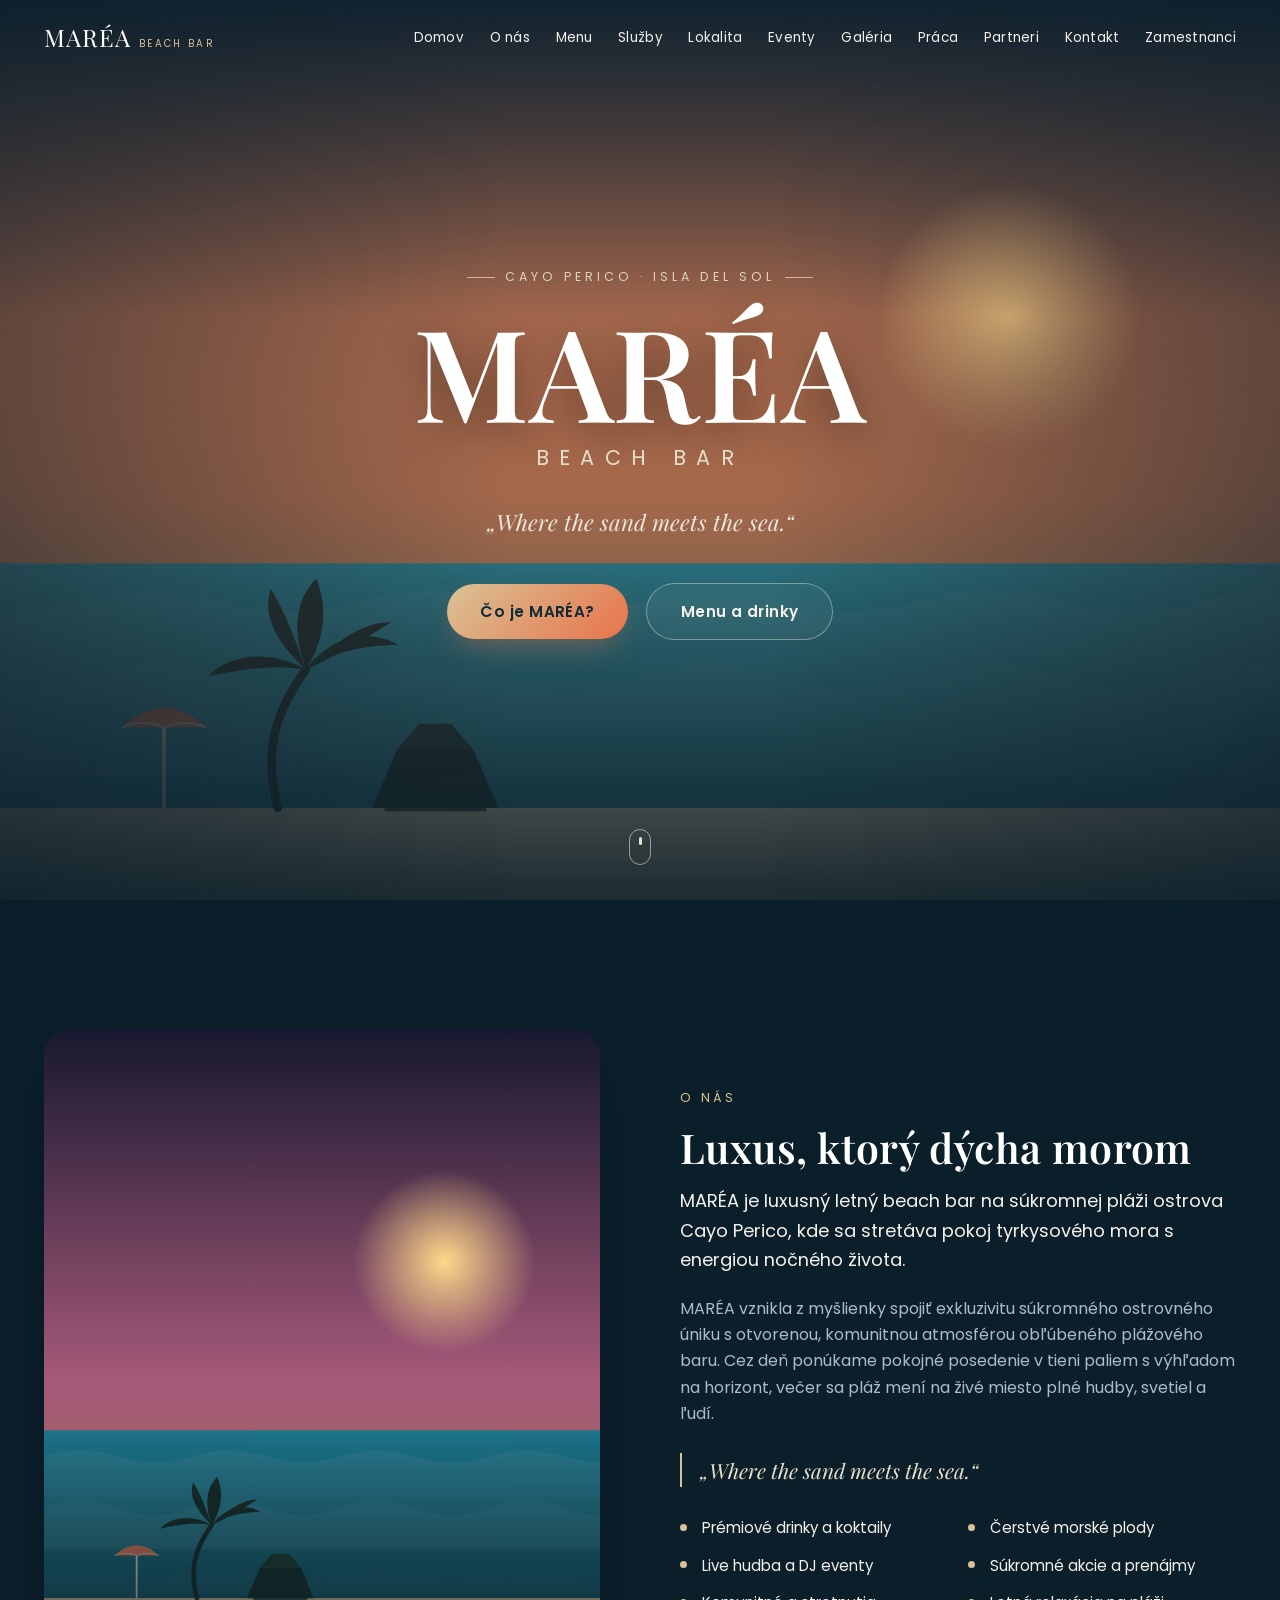
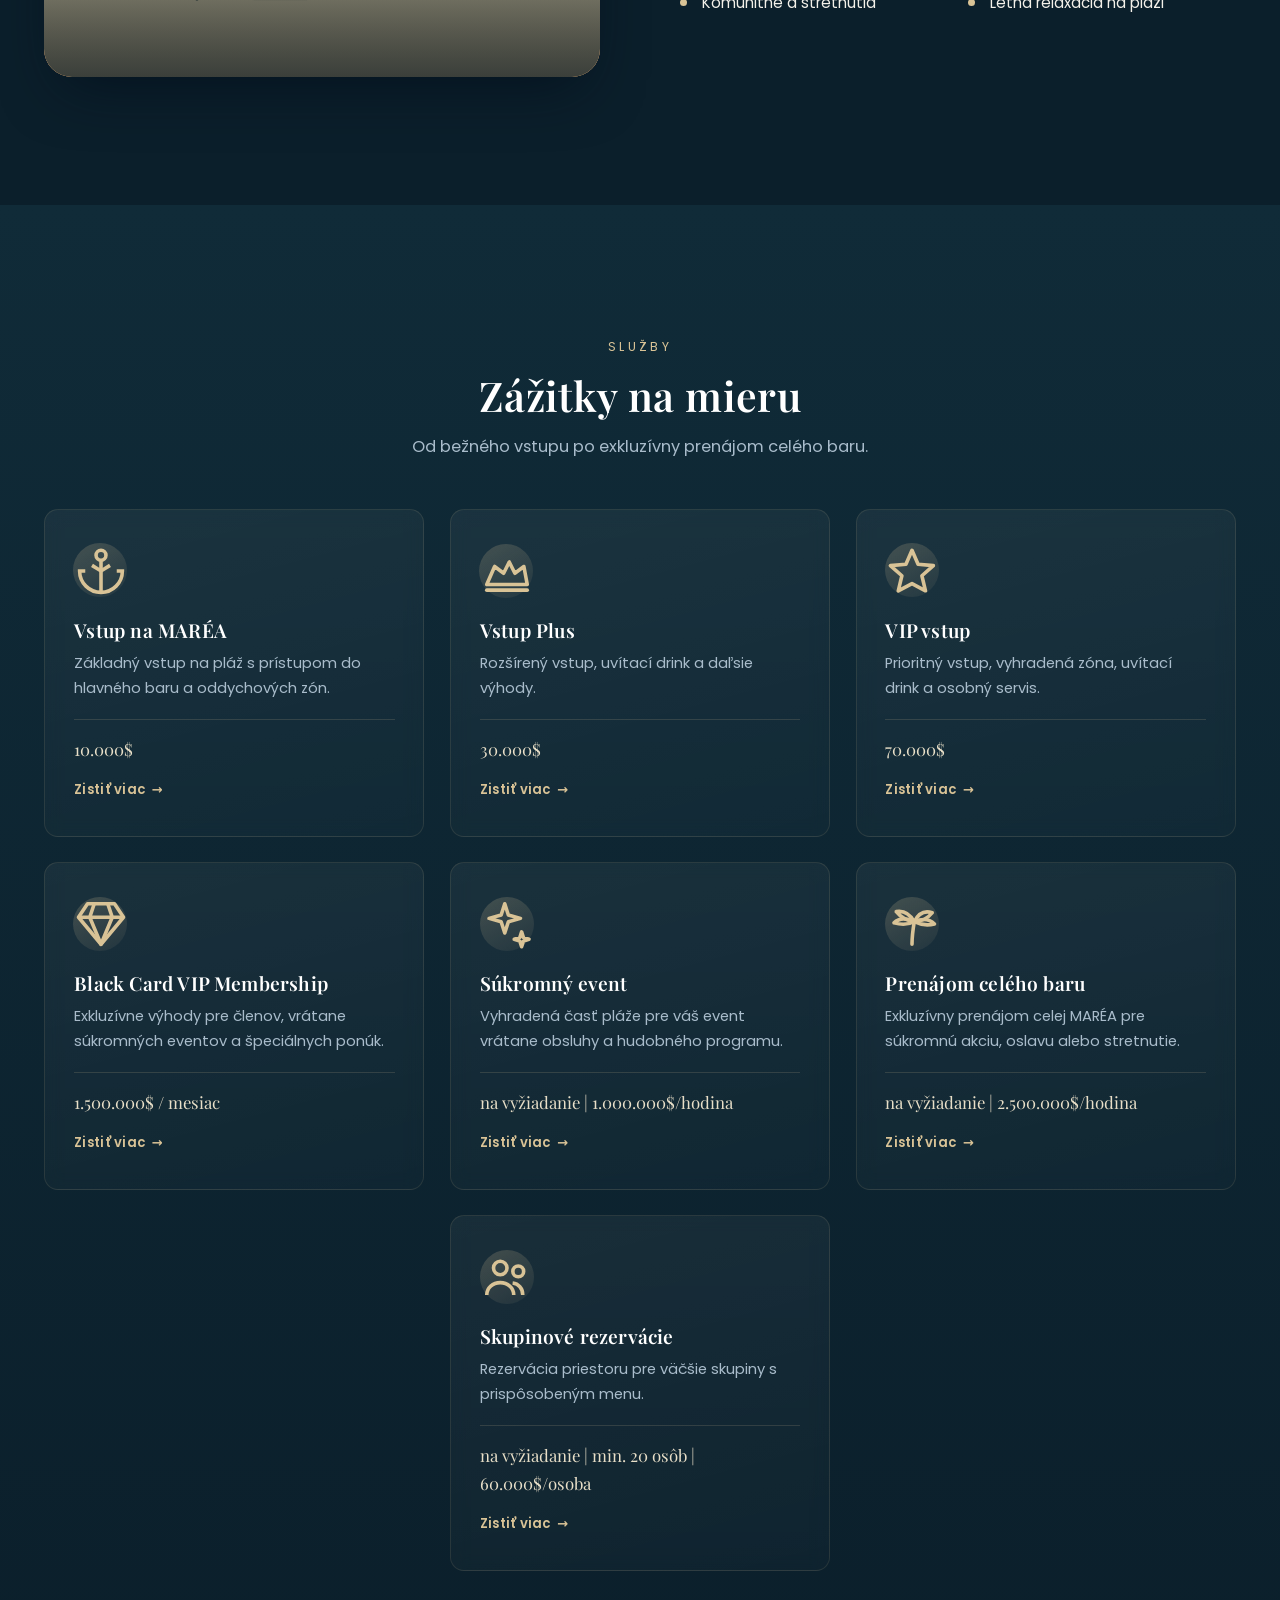
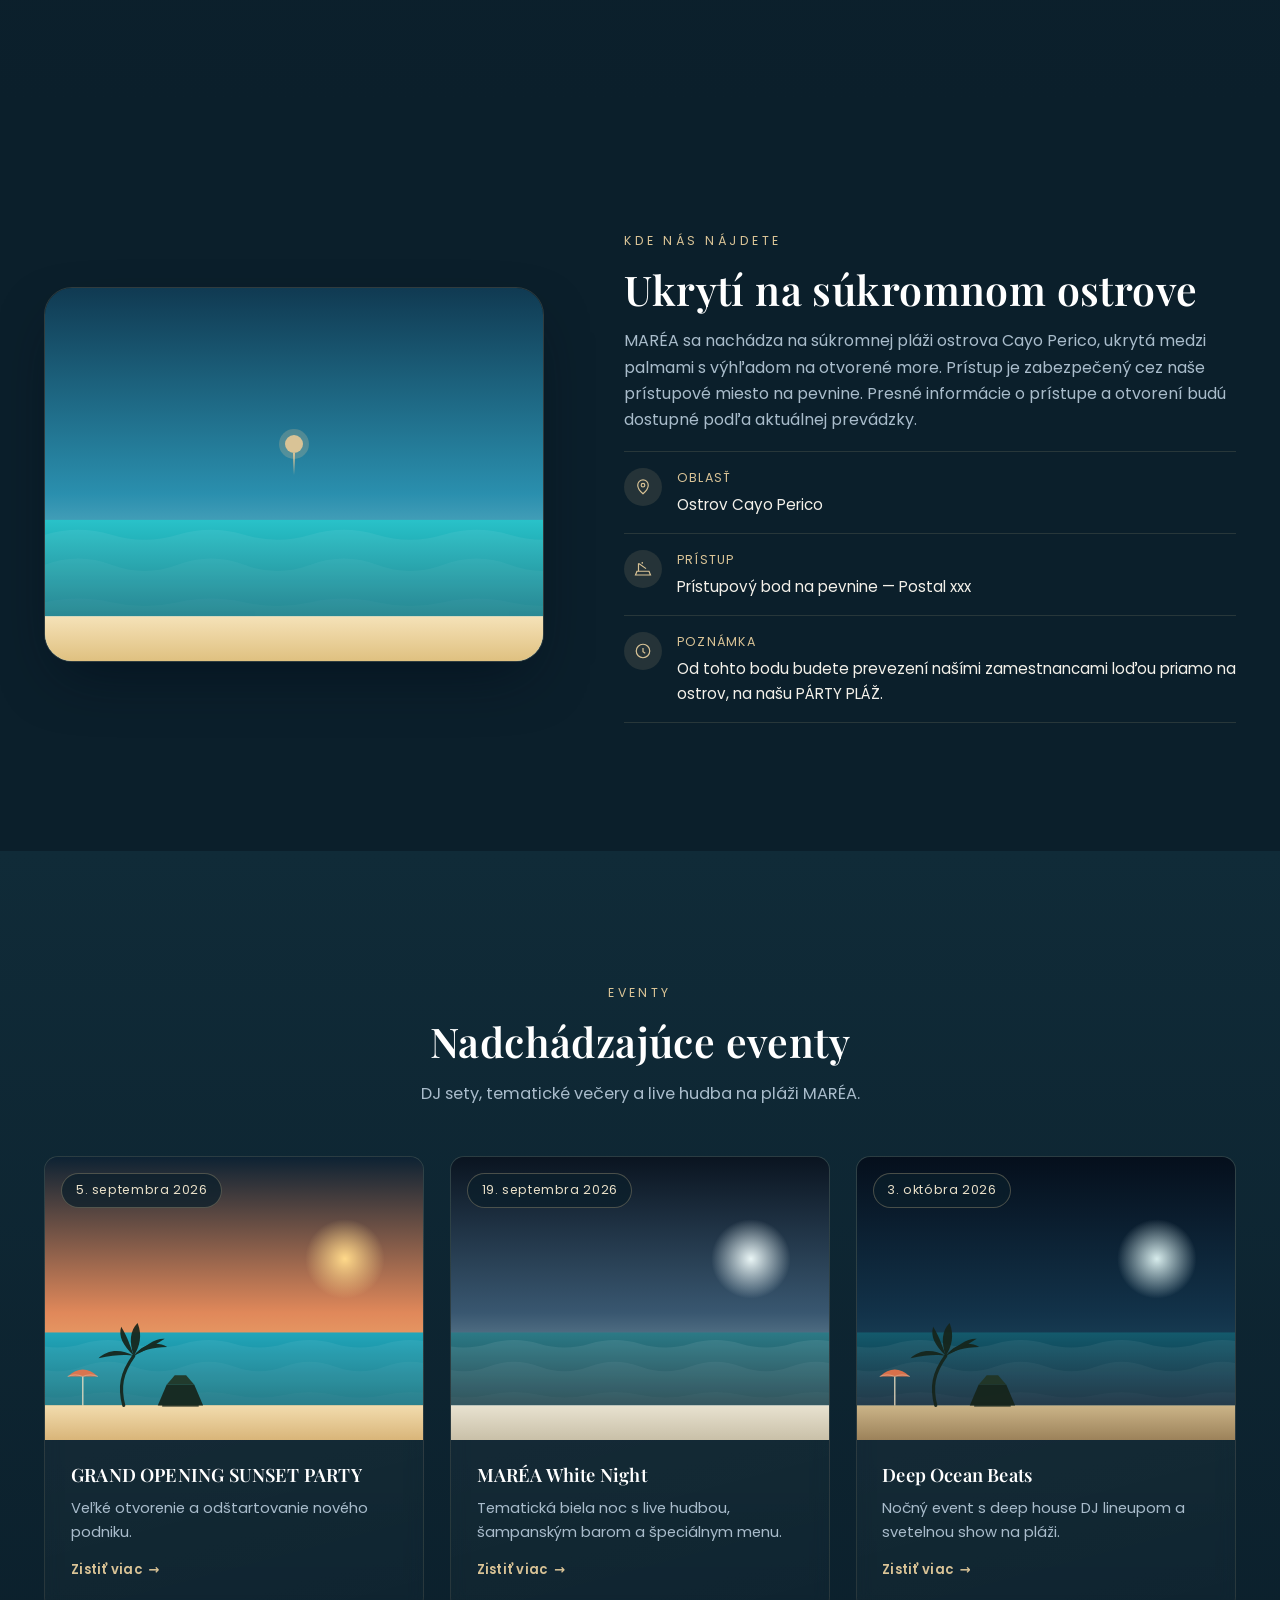
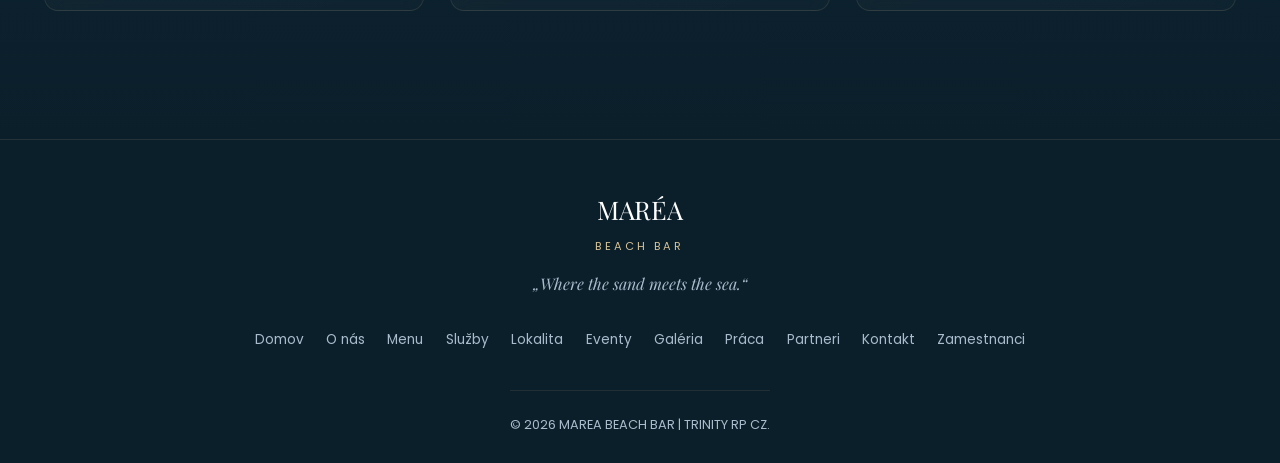
<file: index.html>
<!DOCTYPE html>
<html lang="sk">

<head>
  <meta charset="UTF-8">
  <meta name="viewport" content="width=device-width, initial-scale=1.0">
  <title>MARÉA — Beach Bar | Where the sand meets the sea.</title>
  <meta name="description"
    content="MARÉA je luxusný letný beach bar na súkromnej pláži ostrova Cayo Perico. Drinky, morské plody, hudba a nezabudnuteľná atmosféra pri mori.">
  <meta name="theme-color" content="#102b38">

  <link rel="icon" type="image/png" href="assets/icons/favicon.png">

  <link rel="preconnect" href="https://fonts.googleapis.com">
  <link rel="preconnect" href="https://fonts.gstatic.com" crossorigin>
  <link
    href="https://fonts.googleapis.com/css2?family=Playfair+Display:ital,wght@0,500;0,600;0,700;1,500;1,600&family=Poppins:wght@300;400;500;600;700&display=swap"
    rel="stylesheet">

  <link rel="stylesheet" href="css/style.css?v=15">
  <link rel="stylesheet" href="css/responsive.css?v=5">
</head>

<body>

  <!-- ==================== Navbar ==================== -->
  <header class="navbar" id="navbar">
    <div class="container">
      <a href="index.html#home" class="brand">
        MARÉA
        <span class="brand-tag">Beach Bar</span>
      </a>

      <nav>
        <ul class="nav-links" id="nav-links"></ul>
      </nav>

      <button class="hamburger" id="hamburger" aria-label="Otvoriť menu" aria-expanded="false"
        aria-controls="nav-links">
        <span></span><span></span><span></span>
      </button>
    </div>
  </header>

  <noscript>
    <div style="padding:2rem;text-align:center;background:#163a48;color:#f4f1ea;">
      Pre plné zobrazenie obsahu MARÉA je potrebný povolený JavaScript.
    </div>
  </noscript>

  <main>

    <!-- ==================== Hero ==================== -->
    <section class="hero" id="home">
      <div class="hero-media">
        <img src="assets/images/other/hero-beach.svg" alt="Súkromná pláž MARÉA na ostrove Cayo Perico pri západe slnka">
      </div>
      <div class="hero-overlay"></div>

      <div class="hero-content">
        <span class="hero-eyebrow">Cayo Perico · Isla del Sol</span>
        <h1 class="hero-title" id="hero-title">MARÉA</h1>
        <p class="hero-subtitle" id="hero-subtitle">Beach Bar</p>
        <p class="hero-tagline" id="hero-tagline">„Where the sand meets the sea.“</p>

        <div class="hero-actions">
          <a href="#about" class="btn btn-primary" id="hero-cta-primary">Objaviť MARÉA</a>
          <a href="menu.html" class="btn btn-outline" id="hero-cta-secondary">Cenník</a>
        </div>
      </div>

      <div class="hero-scroll-indicator" aria-hidden="true"><span></span></div>
    </section>

    <!-- ==================== O nás ==================== -->
    <section id="about">
      <div class="container">
        <div class="about-grid">
          <div class="about-media reveal">
            <img src="assets/images/other/about-beach.svg" alt="Pláž MARÉA pri západe slnka">
          </div>

          <div class="about-text reveal">
            <span class="eyebrow">O nás</span>
            <h2 class="section-title">Luxus, ktorý dýcha morom</h2>
            <p class="about-lead" id="about-lead">Načítavam informácie…</p>
            <p class="about-desc" id="about-desc"></p>
            <p class="about-desc" id="about-concept"></p>
            <p class="about-tagline" id="about-tagline"></p>
            <ul class="about-focus" id="about-focus"></ul>
          </div>
        </div>
      </div>
    </section>

    <!-- ==================== Služby ==================== -->
    <section id="services" class="section-alt">
      <div class="container">
        <div class="section-header reveal">
          <span class="eyebrow">Služby</span>
          <h2 class="section-title">Zážitky na mieru</h2>
          <p class="section-subtitle">Od bežného vstupu po exkluzívny prenájom celého baru.</p>
        </div>

        <div class="services-grid" id="services-grid">
          <p class="state-empty">Načítavam služby…</p>
        </div>
      </div>
    </section>

    <!-- ==================== Lokalita ==================== -->
    <section id="location">
      <div class="container">
        <div class="location-grid">
          <div class="location-map reveal">
            <img src="assets/images/other/map-placeholder.svg" alt="Ilustračná mapa polohy MARÉA na ostrove Cayo Perico">
            <div class="location-pin">
              <div class="location-pin-dot"></div>
              <div class="location-pin-stick"></div>
            </div>
          </div>

          <div class="location-details reveal">
            <span class="eyebrow">Kde nás nájdete</span>
            <h2 class="section-title">Ukrytí na súkromnom ostrove</h2>
            <p id="location-description">Načítavam informácie o lokalite…</p>

            <div class="location-fact">
              <div class="location-fact-icon" aria-hidden="true">
                <svg viewBox="0 0 24 24" width="18" height="18" fill="none" stroke="currentColor" stroke-width="1.6">
                  <path d="M12 21s-7-6.2-7-11.5A7 7 0 0 1 19 9.5C19 14.8 12 21 12 21Z" />
                  <circle cx="12" cy="9.5" r="2.4" />
                </svg>
              </div>
              <div>
                <div class="location-fact-label">Oblasť</div>
                <div class="location-fact-value" id="location-fact-area">—</div>
              </div>
            </div>

            <div class="location-fact">
              <div class="location-fact-icon" aria-hidden="true">
                <svg viewBox="0 0 24 24" width="18" height="18" fill="none" stroke="currentColor" stroke-width="1.6">
                  <path d="M4 15 2 20h20l-2-5Z" />
                  <path d="M6 15V5h1l9 6.5" />
                  <path d="M11 5V2.5" />
                </svg>
              </div>
              <div>
                <div class="location-fact-label">Prístup</div>
                <div class="location-fact-value" id="location-fact-access">—</div>
              </div>
            </div>

            <div class="location-fact">
              <div class="location-fact-icon" aria-hidden="true">
                <svg viewBox="0 0 24 24" width="18" height="18" fill="none" stroke="currentColor" stroke-width="1.6">
                  <circle cx="12" cy="12" r="9" />
                  <path d="M12 8v5l3 2" />
                </svg>
              </div>
              <div>
                <div class="location-fact-label">Poznámka</div>
                <div class="location-fact-value" id="location-fact-note">—</div>
              </div>
            </div>
          </div>
        </div>
      </div>
    </section>

    <!-- ==================== Eventy ==================== -->
    <section id="events" class="section-alt">
      <div class="container">
        <div class="section-header reveal">
          <span class="eyebrow">Eventy</span>
          <h2 class="section-title">Nadchádzajúce eventy</h2>
          <p class="section-subtitle">DJ sety, tematické večery a live hudba na pláži MARÉA.</p>
        </div>

        <div class="events-grid" id="events-grid">
          <p class="events-empty">Načítavam eventy…</p>
        </div>
      </div>
    </section>

  </main>

  <!-- ==================== Info modal (Služby / Eventy) ==================== -->
  <div class="info-modal" id="info-modal" role="dialog" aria-modal="true" aria-label="Podrobnosti">
    <div class="info-modal-content" id="info-modal-content">
      <button type="button" class="info-modal-close" id="info-modal-close" aria-label="Zavrieť">✕</button>
      <div class="info-modal-media" id="info-modal-media"></div>
      <div class="info-modal-body">
        <span class="info-modal-eyebrow" id="info-modal-eyebrow"></span>
        <h3 class="info-modal-title" id="info-modal-title">…</h3>
        <div class="info-modal-meta" id="info-modal-meta"></div>
        <p class="info-modal-desc" id="info-modal-desc"></p>
      </div>
    </div>
  </div>

  <!-- ==================== Footer ==================== -->
  <footer class="footer">
    <div class="container footer-inner">
      <div class="footer-brand">MARÉA</div>
      <div class="footer-type">Beach Bar</div>
      <p class="footer-tagline">„Where the sand meets the sea.“</p>

      <nav class="footer-nav" id="footer-nav"></nav>

      <div class="footer-bottom">
        © <span id="footer-year"></span> MAREA BEACH BAR | TRINITY RP CZ.
      </div>
    </div>
  </footer>

  <button class="back-to-top" id="back-to-top" aria-label="Späť na vrch stránky">
    <svg viewBox="0 0 24 24" width="20" height="20" fill="none" stroke="currentColor" stroke-width="2"
      stroke-linecap="round" stroke-linejoin="round">
      <path d="M12 19V5" />
      <path d="M5 12l7-7 7 7" />
    </svg>
  </button>

  <script src="js/loader.js?v=6"></script>
  <script src="js/main.js?v=15"></script>
</body>

</html>
</file>
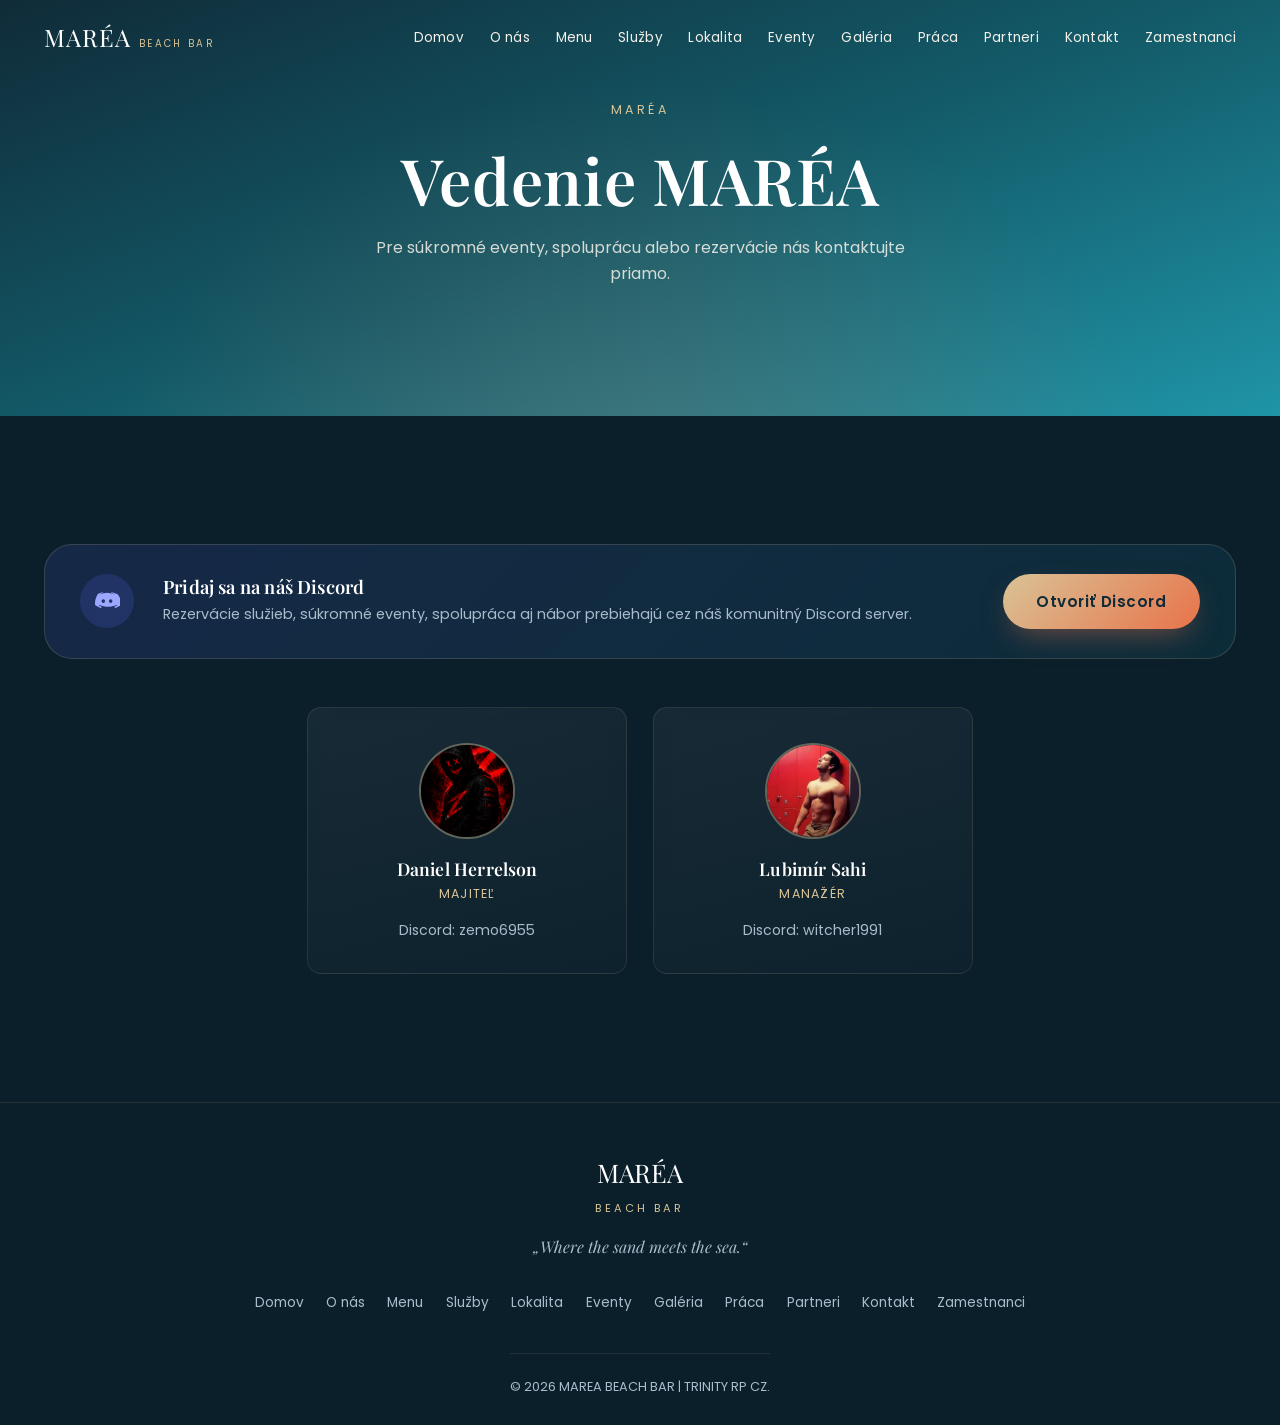
<file: kontakt.html>
<!DOCTYPE html>
<html lang="sk">

<head>
  <meta charset="UTF-8">
  <meta name="viewport" content="width=device-width, initial-scale=1.0">
  <title>Kontakt a vedenie — MARÉA Beach Bar</title>
  <meta name="description"
    content="Vedenie MARÉA — kontaktujte majiteľa, manažment alebo event koordinátorku ohľadom rezervácií a súkromných akcií.">
  <meta name="theme-color" content="#102b38">

  <link rel="icon" type="image/png" href="assets/icons/favicon.png">

  <link rel="preconnect" href="https://fonts.googleapis.com">
  <link rel="preconnect" href="https://fonts.gstatic.com" crossorigin>
  <link
    href="https://fonts.googleapis.com/css2?family=Playfair+Display:ital,wght@0,500;0,600;0,700;1,500;1,600&family=Poppins:wght@300;400;500;600;700&display=swap"
    rel="stylesheet">

  <link rel="stylesheet" href="css/style.css?v=15">
  <link rel="stylesheet" href="css/responsive.css?v=5">
</head>

<body>

  <!-- ==================== Navbar ==================== -->
  <header class="navbar" id="navbar">
    <div class="container">
      <a href="index.html#home" class="brand">
        MARÉA
        <span class="brand-tag">Beach Bar</span>
      </a>

      <nav>
        <ul class="nav-links" id="nav-links"></ul>
      </nav>

      <button class="hamburger" id="hamburger" aria-label="Otvoriť menu" aria-expanded="false"
        aria-controls="nav-links">
        <span></span><span></span><span></span>
      </button>
    </div>
  </header>

  <noscript>
    <div style="padding:2rem;text-align:center;background:#163a48;color:#f4f1ea;">
      Pre plné zobrazenie obsahu MARÉA je potrebný povolený JavaScript.
    </div>
  </noscript>

  <main>

    <!-- ==================== Page hero ==================== -->
    <section class="page-hero">
      <div class="page-hero-content">
        <span class="eyebrow">MARÉA</span>
        <h1 class="page-hero-title">Vedenie MARÉA</h1>
        <p class="page-hero-desc">Pre súkromné eventy, spoluprácu alebo rezervácie nás kontaktujte priamo.</p>
      </div>
    </section>

    <!-- ==================== Kontakt a vedenie ==================== -->
    <section id="contact">
      <div class="container">
        <div class="discord-cta reveal">
          <div class="discord-cta-icon" aria-hidden="true">
            <svg viewBox="0 0 24 24" width="26" height="26" fill="currentColor">
              <path
                d="M20.3 5.4A17.6 17.6 0 0 0 15.9 4l-.2.4c1.7.5 2.6 1.1 3.6 1.8-1.5-.7-3-1.2-4.4-1.4a12 12 0 0 0-5.8 0C7.7 5 6.2 5.5 4.7 6.2c1-.7 2-1.3 3.6-1.8L8.1 4c-1.5.3-3 .8-4.4 1.4C1.4 9 .7 12.4 1 15.8c1.9 1.4 3.7 2.2 5.5 2.8l.7-1.2c-.9-.3-1.8-.8-2.6-1.3l.5-.4c2.5 1.1 5.2 1.7 7.9 1.7s5.4-.6 7.9-1.7l.5.4c-.8.5-1.7 1-2.6 1.3l.7 1.2c1.8-.6 3.6-1.4 5.5-2.8.4-4-.6-7.3-3.7-10.4ZM8.6 13.9c-.9 0-1.6-.8-1.6-1.8s.7-1.8 1.6-1.8 1.6.8 1.6 1.8-.7 1.8-1.6 1.8Zm6.8 0c-.9 0-1.6-.8-1.6-1.8s.7-1.8 1.6-1.8 1.6.8 1.6 1.8-.7 1.8-1.6 1.8Z" />
            </svg>
          </div>
          <div class="discord-cta-text">
            <h3>Pridaj sa na náš Discord</h3>
            <p>Rezervácie služieb, súkromné eventy, spolupráca aj nábor prebiehajú cez náš komunitný Discord server.</p>
          </div>
          <a href="#" class="btn btn-primary discord-link" target="_blank" rel="noopener noreferrer">Otvoriť Discord</a>
        </div>

        <div class="contacts-grid" id="contacts-grid">
          <p class="state-empty">Načítavam kontakty…</p>
        </div>
      </div>
    </section>

  </main>

  <!-- ==================== Footer ==================== -->
  <footer class="footer">
    <div class="container footer-inner">
      <div class="footer-brand">MARÉA</div>
      <div class="footer-type">Beach Bar</div>
      <p class="footer-tagline">„Where the sand meets the sea.“</p>

      <nav class="footer-nav" id="footer-nav"></nav>

      <div class="footer-bottom">
        © <span id="footer-year"></span> MAREA BEACH BAR | TRINITY RP CZ.
      </div>
    </div>
  </footer>

  <button class="back-to-top" id="back-to-top" aria-label="Späť na vrch stránky">
    <svg viewBox="0 0 24 24" width="20" height="20" fill="none" stroke="currentColor" stroke-width="2"
      stroke-linecap="round" stroke-linejoin="round">
      <path d="M12 19V5" />
      <path d="M5 12l7-7 7 7" />
    </svg>
  </button>

  <script src="js/loader.js?v=6"></script>
  <script src="js/main.js?v=15"></script>
</body>

</html>
</file>
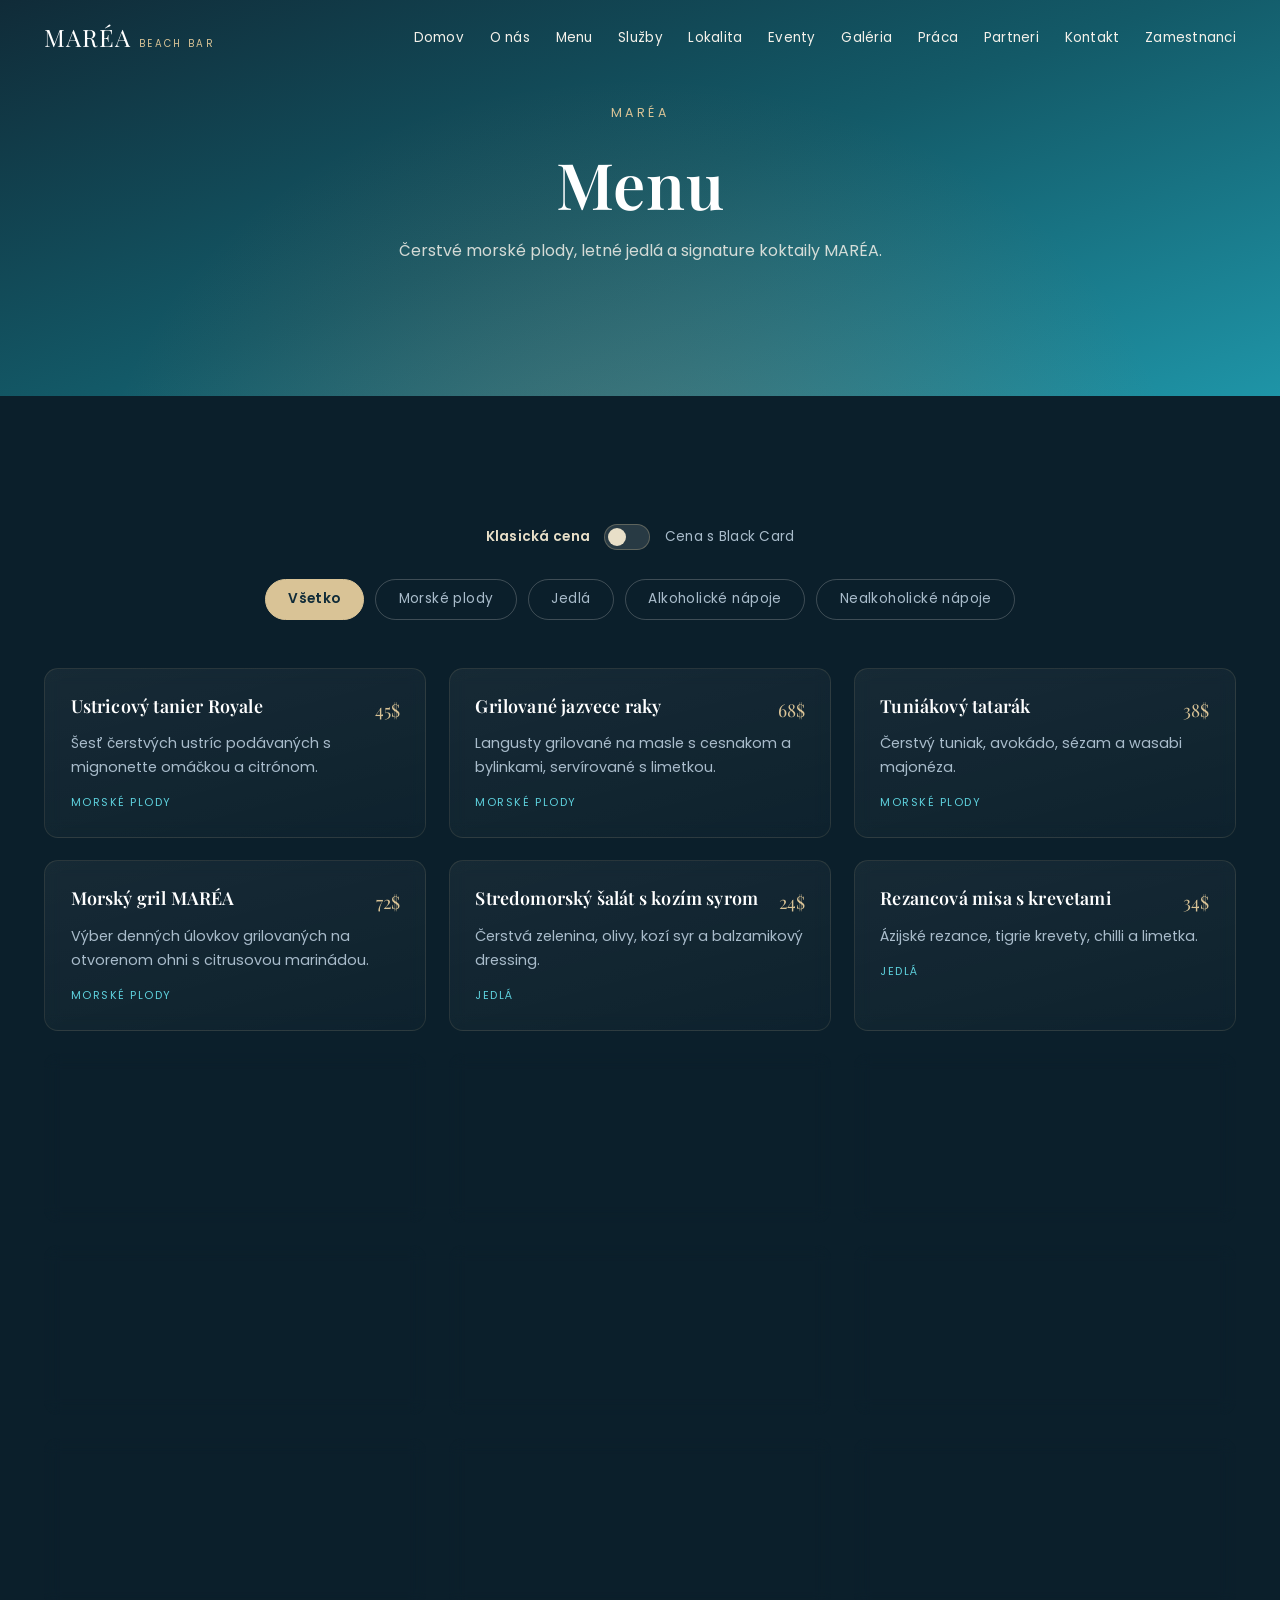
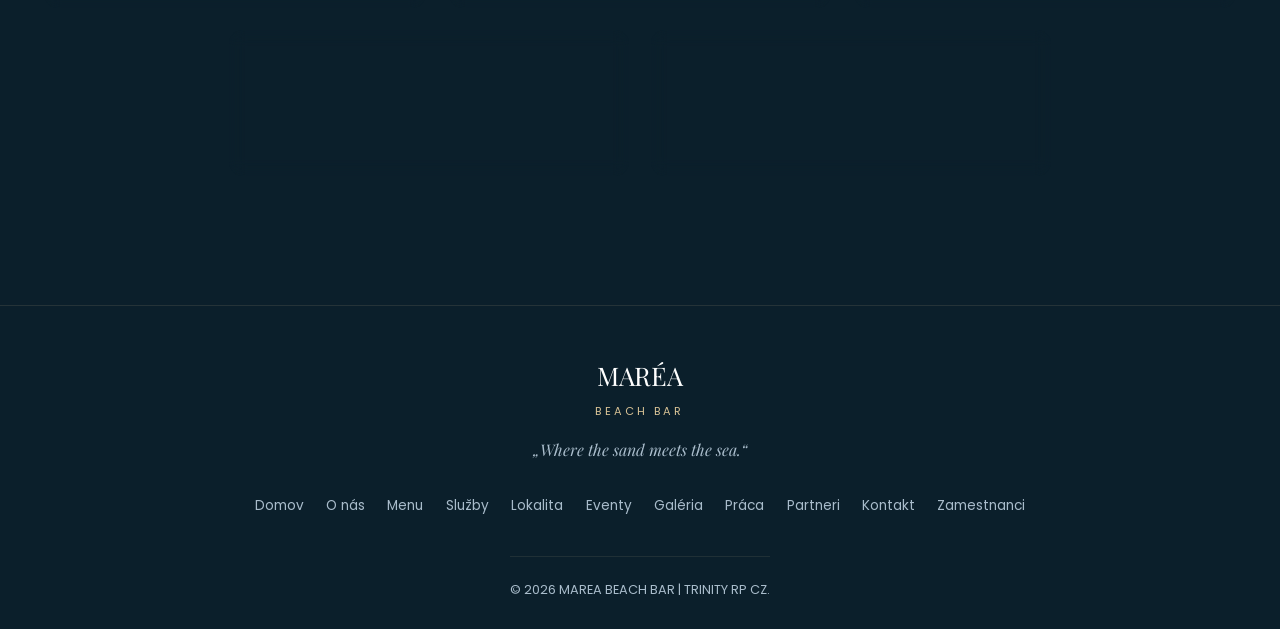
<file: menu.html>
<!DOCTYPE html>
<html lang="sk">

<head>
  <meta charset="UTF-8">
  <meta name="viewport" content="width=device-width, initial-scale=1.0">
  <title>Menu — MARÉA Beach Bar</title>
  <meta name="description"
    content="Menu MARÉA — čerstvé morské plody, letné jedlá a signature koktaily na pláži beach baru na ostrove Cayo Perico.">
  <meta name="theme-color" content="#102b38">

  <link rel="icon" type="image/png" href="assets/icons/favicon.png">

  <link rel="preconnect" href="https://fonts.googleapis.com">
  <link rel="preconnect" href="https://fonts.gstatic.com" crossorigin>
  <link
    href="https://fonts.googleapis.com/css2?family=Playfair+Display:ital,wght@0,500;0,600;0,700;1,500;1,600&family=Poppins:wght@300;400;500;600;700&display=swap"
    rel="stylesheet">

  <link rel="stylesheet" href="css/style.css?v=15">
  <link rel="stylesheet" href="css/responsive.css?v=5">
</head>

<body>

  <!-- ==================== Navbar ==================== -->
  <header class="navbar" id="navbar">
    <div class="container">
      <a href="index.html#home" class="brand">
        MARÉA
        <span class="brand-tag">Beach Bar</span>
      </a>

      <nav>
        <ul class="nav-links" id="nav-links"></ul>
      </nav>

      <button class="hamburger" id="hamburger" aria-label="Otvoriť menu" aria-expanded="false"
        aria-controls="nav-links">
        <span></span><span></span><span></span>
      </button>
    </div>
  </header>

  <noscript>
    <div style="padding:2rem;text-align:center;background:#163a48;color:#f4f1ea;">
      Pre plné zobrazenie obsahu MARÉA je potrebný povolený JavaScript.
    </div>
  </noscript>

  <main>

    <!-- ==================== Page hero ==================== -->
    <section class="page-hero">
      <div class="page-hero-content">
        <span class="eyebrow">MARÉA</span>
        <h1 class="page-hero-title">Menu</h1>
        <p class="page-hero-desc">Čerstvé morské plody, letné jedlá a signature koktaily MARÉA.</p>
      </div>
    </section>

    <!-- ==================== Menu ==================== -->
    <section id="menu">
      <div class="container">
        <div class="price-toggle">
          <span class="price-toggle-label is-active" data-mode="standard">Klasická cena</span>
          <label class="switch">
            <input type="checkbox" id="price-mode-toggle" aria-label="Prepnúť medzi klasickou cenou a cenou s Black Card membershipom">
            <span class="switch-slider"></span>
          </label>
          <span class="price-toggle-label" data-mode="member">Cena s Black Card</span>
        </div>

        <div class="menu-filters" id="menu-filters" role="tablist" aria-label="Filter kategórií menu"></div>

        <div class="menu-grid" id="menu-grid">
          <p class="menu-empty">Načítavam menu…</p>
        </div>
      </div>
    </section>

  </main>

  <!-- ==================== Footer ==================== -->
  <footer class="footer">
    <div class="container footer-inner">
      <div class="footer-brand">MARÉA</div>
      <div class="footer-type">Beach Bar</div>
      <p class="footer-tagline">„Where the sand meets the sea.“</p>

      <nav class="footer-nav" id="footer-nav"></nav>

      <div class="footer-bottom">
        © <span id="footer-year"></span> MAREA BEACH BAR | TRINITY RP CZ.
      </div>
    </div>
  </footer>

  <button class="back-to-top" id="back-to-top" aria-label="Späť na vrch stránky">
    <svg viewBox="0 0 24 24" width="20" height="20" fill="none" stroke="currentColor" stroke-width="2"
      stroke-linecap="round" stroke-linejoin="round">
      <path d="M12 19V5" />
      <path d="M5 12l7-7 7 7" />
    </svg>
  </button>

  <script src="js/loader.js?v=6"></script>
  <script src="js/main.js?v=15"></script>
</body>

</html>
</file>
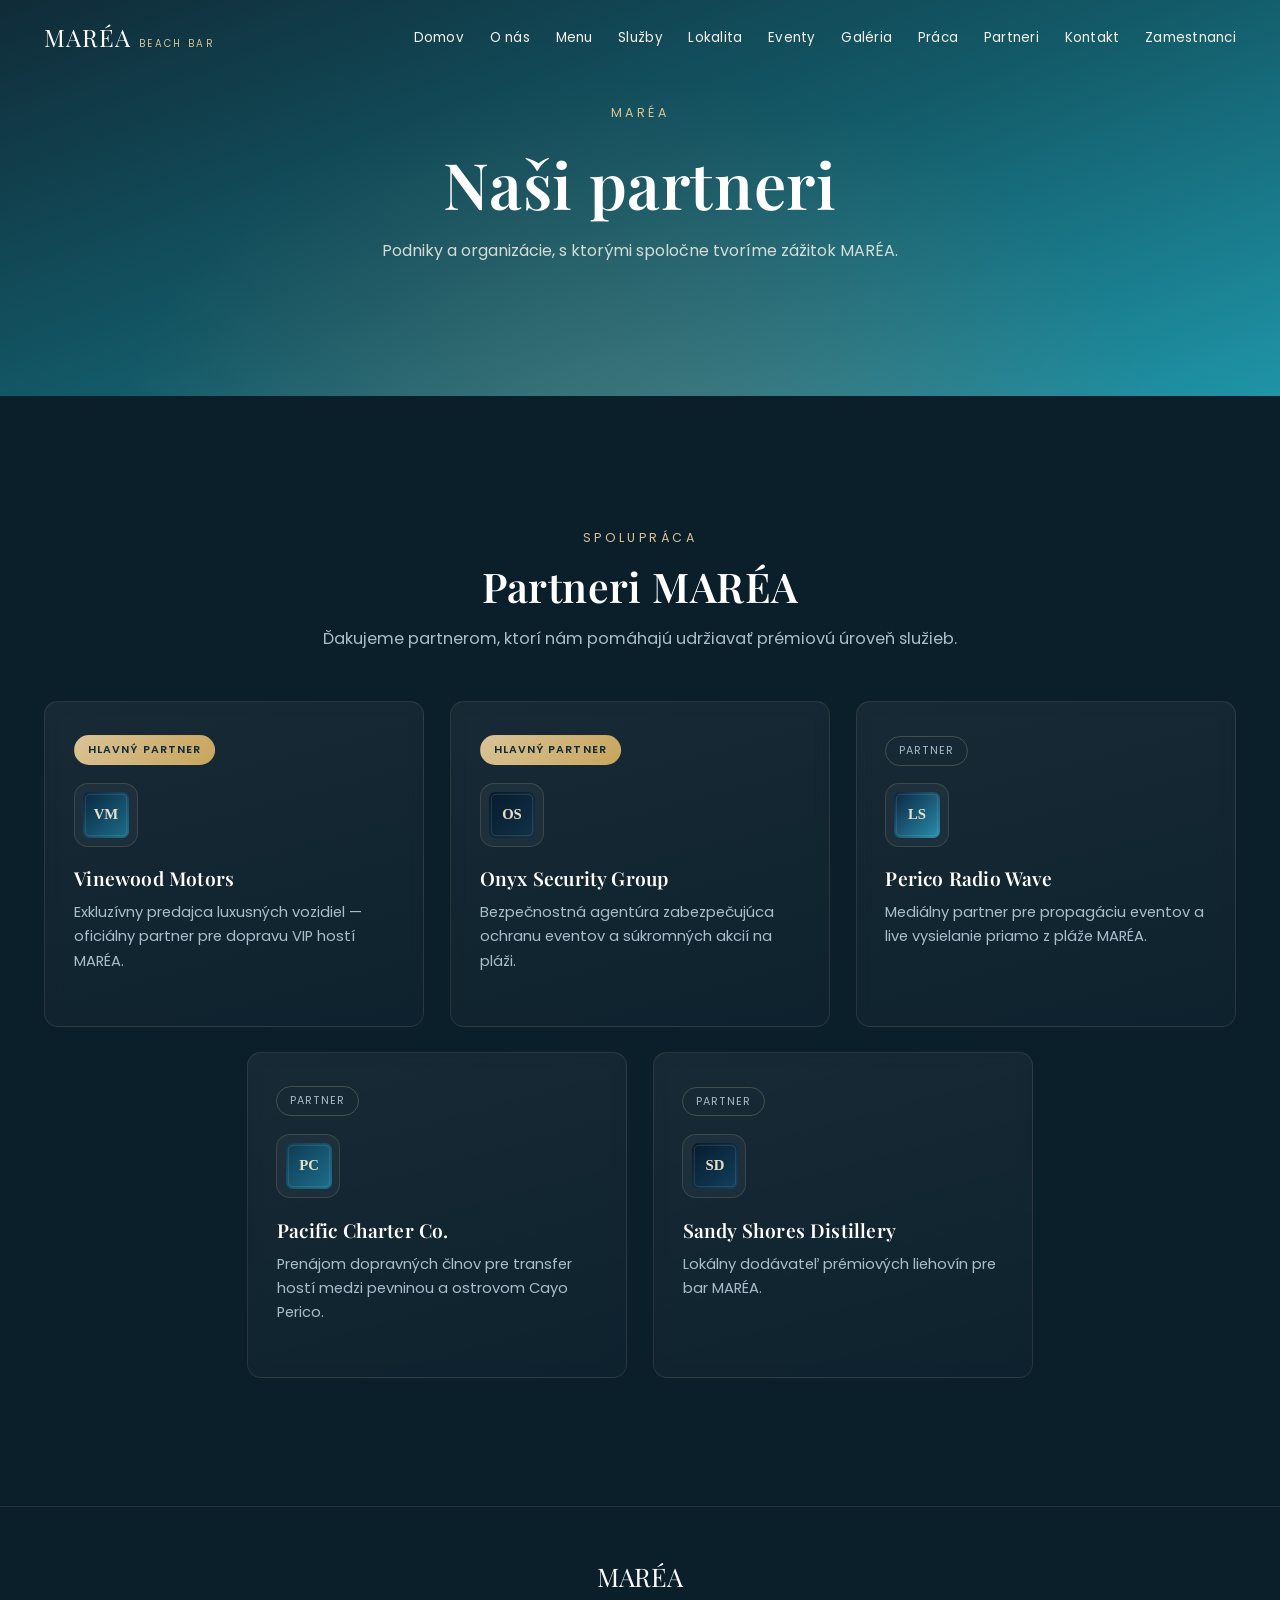
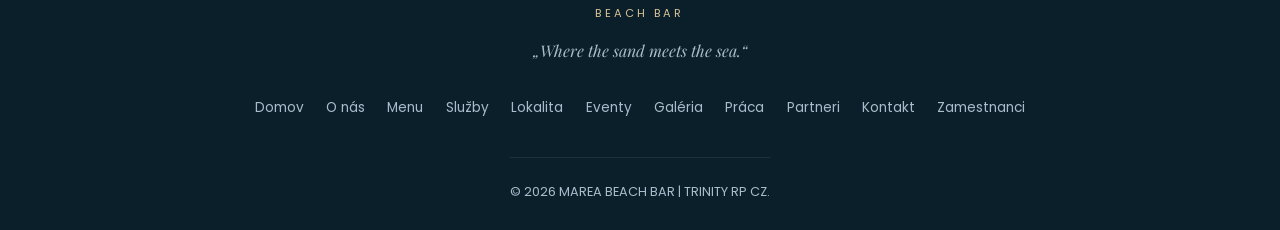
<file: partneri.html>
<!DOCTYPE html>
<html lang="sk">
<head>
  <meta charset="UTF-8">
  <meta name="viewport" content="width=device-width, initial-scale=1.0">
  <title>Partneri — MARÉA Beach Bar</title>
  <meta name="description" content="Partneri MARÉA — podniky a organizácie, s ktorými spolupracujeme na tvorbe prémiového zážitku na pláži.">
  <meta name="theme-color" content="#102b38">

  <link rel="icon" type="image/png" href="assets/icons/favicon.png">

  <link rel="preconnect" href="https://fonts.googleapis.com">
  <link rel="preconnect" href="https://fonts.gstatic.com" crossorigin>
  <link href="https://fonts.googleapis.com/css2?family=Playfair+Display:ital,wght@0,500;0,600;0,700;1,500;1,600&family=Poppins:wght@300;400;500;600;700&display=swap" rel="stylesheet">

  <link rel="stylesheet" href="css/style.css?v=15">
  <link rel="stylesheet" href="css/responsive.css?v=5">
</head>
<body>

  <!-- ==================== Navbar ==================== -->
  <header class="navbar" id="navbar">
    <div class="container">
      <a href="index.html#home" class="brand">
        MARÉA
        <span class="brand-tag">Beach Bar</span>
      </a>

      <nav>
        <ul class="nav-links" id="nav-links"></ul>
      </nav>

      <button class="hamburger" id="hamburger" aria-label="Otvoriť menu" aria-expanded="false" aria-controls="nav-links">
        <span></span><span></span><span></span>
      </button>
    </div>
  </header>

  <noscript>
    <div style="padding:2rem;text-align:center;background:#163a48;color:#f4f1ea;">
      Pre plné zobrazenie obsahu MARÉA je potrebný povolený JavaScript.
    </div>
  </noscript>

  <main>

    <!-- ==================== Page hero ==================== -->
    <section class="page-hero">
      <div class="page-hero-content">
        <span class="eyebrow">MARÉA</span>
        <h1 class="page-hero-title">Naši partneri</h1>
        <p class="page-hero-desc">Podniky a organizácie, s ktorými spoločne tvoríme zážitok MARÉA.</p>
      </div>
    </section>

    <!-- ==================== Partneri ==================== -->
    <section id="partners">
      <div class="container">
        <div class="section-header reveal">
          <span class="eyebrow">Spolupráca</span>
          <h2 class="section-title">Partneri MARÉA</h2>
          <p class="section-subtitle">Ďakujeme partnerom, ktorí nám pomáhajú udržiavať prémiovú úroveň služieb.</p>
        </div>

        <div class="partners-grid" id="partners-grid">
          <p class="state-empty">Načítavam partnerov…</p>
        </div>
      </div>
    </section>

  </main>

  <!-- ==================== Footer ==================== -->
  <footer class="footer">
    <div class="container footer-inner">
      <div class="footer-brand">MARÉA</div>
      <div class="footer-type">Beach Bar</div>
      <p class="footer-tagline">„Where the sand meets the sea.“</p>

      <nav class="footer-nav" id="footer-nav"></nav>

      <div class="footer-bottom">
        © <span id="footer-year"></span> MAREA BEACH BAR | TRINITY RP CZ.
      </div>
    </div>
  </footer>

  <button class="back-to-top" id="back-to-top" aria-label="Späť na vrch stránky">
    <svg viewBox="0 0 24 24" width="20" height="20" fill="none" stroke="currentColor" stroke-width="2" stroke-linecap="round" stroke-linejoin="round">
      <path d="M12 19V5"/><path d="M5 12l7-7 7 7"/>
    </svg>
  </button>

  <script src="js/loader.js?v=6"></script>
  <script src="js/main.js?v=15"></script>
</body>
</html>
</file>
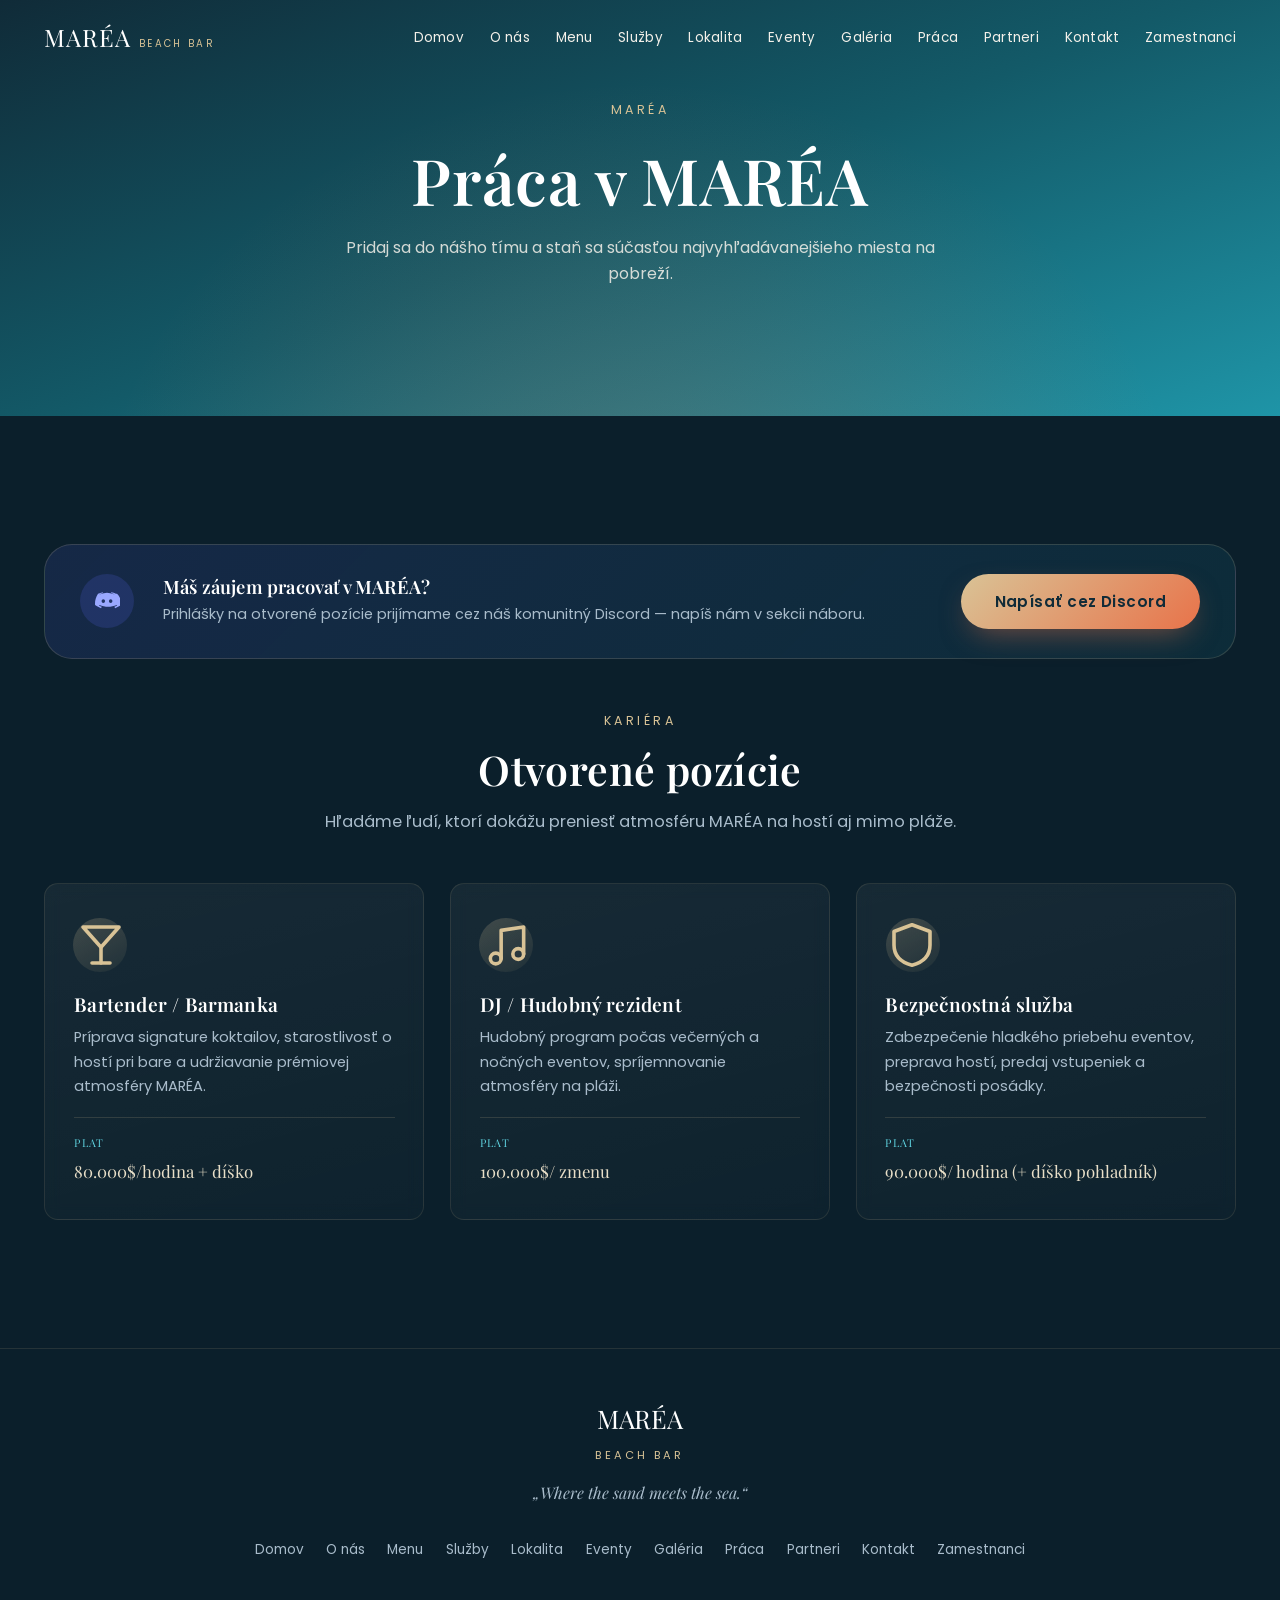
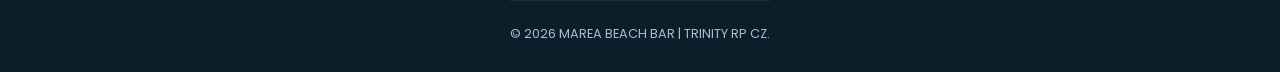
<file: praca.html>
<!DOCTYPE html>
<html lang="sk">
<head>
  <meta charset="UTF-8">
  <meta name="viewport" content="width=device-width, initial-scale=1.0">
  <title>Práca — MARÉA Beach Bar</title>
  <meta name="description" content="Pridaj sa do tímu MARÉA — otvorené pozície na pláži luxusného beach baru na ostrove Cayo Perico.">
  <meta name="theme-color" content="#102b38">

  <link rel="icon" type="image/png" href="assets/icons/favicon.png">

  <link rel="preconnect" href="https://fonts.googleapis.com">
  <link rel="preconnect" href="https://fonts.gstatic.com" crossorigin>
  <link href="https://fonts.googleapis.com/css2?family=Playfair+Display:ital,wght@0,500;0,600;0,700;1,500;1,600&family=Poppins:wght@300;400;500;600;700&display=swap" rel="stylesheet">

  <link rel="stylesheet" href="css/style.css?v=15">
  <link rel="stylesheet" href="css/responsive.css?v=5">
</head>
<body>

  <!-- ==================== Navbar ==================== -->
  <header class="navbar" id="navbar">
    <div class="container">
      <a href="index.html#home" class="brand">
        MARÉA
        <span class="brand-tag">Beach Bar</span>
      </a>

      <nav>
        <ul class="nav-links" id="nav-links"></ul>
      </nav>

      <button class="hamburger" id="hamburger" aria-label="Otvoriť menu" aria-expanded="false" aria-controls="nav-links">
        <span></span><span></span><span></span>
      </button>
    </div>
  </header>

  <noscript>
    <div style="padding:2rem;text-align:center;background:#163a48;color:#f4f1ea;">
      Pre plné zobrazenie obsahu MARÉA je potrebný povolený JavaScript.
    </div>
  </noscript>

  <main>

    <!-- ==================== Page hero ==================== -->
    <section class="page-hero">
      <div class="page-hero-content">
        <span class="eyebrow">MARÉA</span>
        <h1 class="page-hero-title">Práca v MARÉA</h1>
        <p class="page-hero-desc">Pridaj sa do nášho tímu a staň sa súčasťou najvyhľadávanejšieho miesta na pobreží.</p>
      </div>
    </section>

    <!-- ==================== Práca ==================== -->
    <section id="jobs">
      <div class="container">
        <div class="discord-cta reveal">
          <div class="discord-cta-icon" aria-hidden="true">
            <svg viewBox="0 0 24 24" width="26" height="26" fill="currentColor"><path d="M20.3 5.4A17.6 17.6 0 0 0 15.9 4l-.2.4c1.7.5 2.6 1.1 3.6 1.8-1.5-.7-3-1.2-4.4-1.4a12 12 0 0 0-5.8 0C7.7 5 6.2 5.5 4.7 6.2c1-.7 2-1.3 3.6-1.8L8.1 4c-1.5.3-3 .8-4.4 1.4C1.4 9 .7 12.4 1 15.8c1.9 1.4 3.7 2.2 5.5 2.8l.7-1.2c-.9-.3-1.8-.8-2.6-1.3l.5-.4c2.5 1.1 5.2 1.7 7.9 1.7s5.4-.6 7.9-1.7l.5.4c-.8.5-1.7 1-2.6 1.3l.7 1.2c1.8-.6 3.6-1.4 5.5-2.8.4-4-.6-7.3-3.7-10.4ZM8.6 13.9c-.9 0-1.6-.8-1.6-1.8s.7-1.8 1.6-1.8 1.6.8 1.6 1.8-.7 1.8-1.6 1.8Zm6.8 0c-.9 0-1.6-.8-1.6-1.8s.7-1.8 1.6-1.8 1.6.8 1.6 1.8-.7 1.8-1.6 1.8Z"/></svg>
          </div>
          <div class="discord-cta-text">
            <h3>Máš záujem pracovať v MARÉA?</h3>
            <p>Prihlášky na otvorené pozície prijímame cez náš komunitný Discord — napíš nám v sekcii náboru.</p>
          </div>
          <a href="#" class="btn btn-primary discord-link" target="_blank" rel="noopener noreferrer">Napísať cez Discord</a>
        </div>

        <div class="section-header reveal">
          <span class="eyebrow">Kariéra</span>
          <h2 class="section-title">Otvorené pozície</h2>
          <p class="section-subtitle">Hľadáme ľudí, ktorí dokážu preniesť atmosféru MARÉA na hostí aj mimo pláže.</p>
        </div>

        <div class="jobs-grid" id="jobs-grid">
          <p class="state-empty">Načítavam pozície…</p>
        </div>
      </div>
    </section>

  </main>

  <!-- ==================== Footer ==================== -->
  <footer class="footer">
    <div class="container footer-inner">
      <div class="footer-brand">MARÉA</div>
      <div class="footer-type">Beach Bar</div>
      <p class="footer-tagline">„Where the sand meets the sea.“</p>

      <nav class="footer-nav" id="footer-nav"></nav>

      <div class="footer-bottom">
        © <span id="footer-year"></span> MAREA BEACH BAR | TRINITY RP CZ.
      </div>
    </div>
  </footer>

  <button class="back-to-top" id="back-to-top" aria-label="Späť na vrch stránky">
    <svg viewBox="0 0 24 24" width="20" height="20" fill="none" stroke="currentColor" stroke-width="2" stroke-linecap="round" stroke-linejoin="round">
      <path d="M12 19V5"/><path d="M5 12l7-7 7 7"/>
    </svg>
  </button>

  <script src="js/loader.js?v=6"></script>
  <script src="js/main.js?v=15"></script>
</body>
</html>
</file>
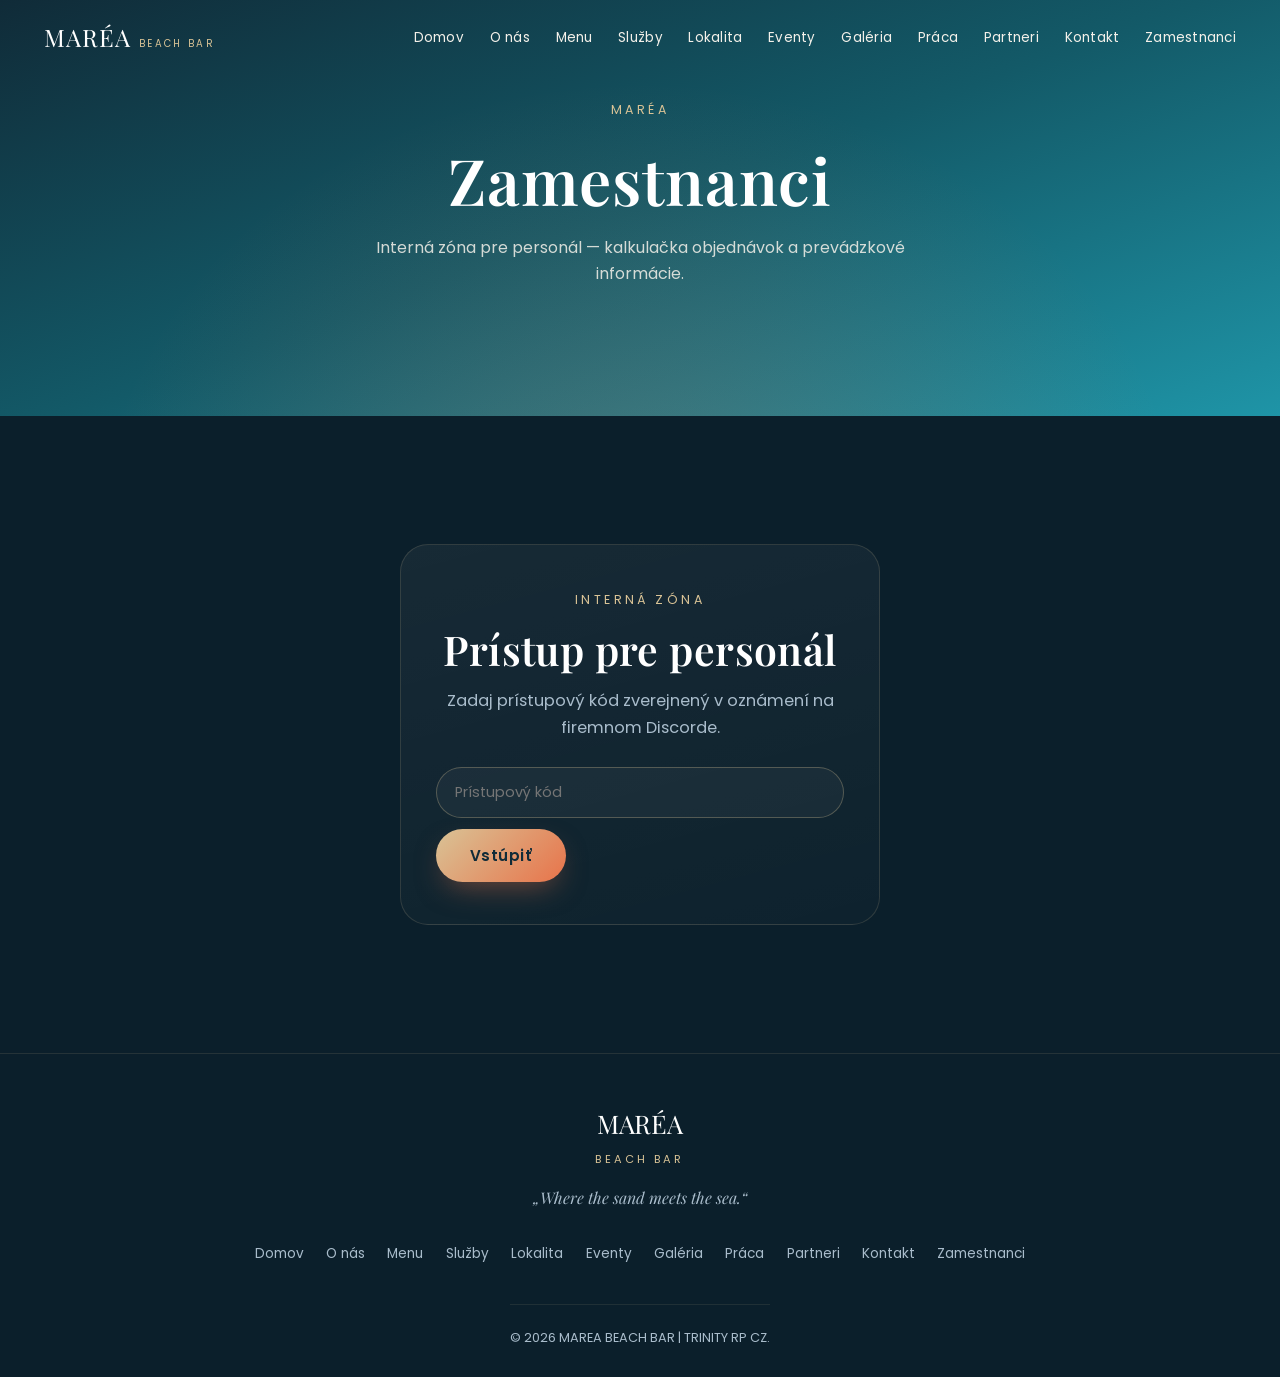
<file: zamestnanci.html>
<!DOCTYPE html>
<html lang="sk">

<head>
  <meta charset="UTF-8">
  <meta name="viewport" content="width=device-width, initial-scale=1.0">
  <title>Zamestnanci — MARÉA Beach Bar</title>
  <meta name="description" content="Interná zóna pre personál MARÉA — kalkulačka objednávok a prevádzkové informácie.">
  <meta name="theme-color" content="#102b38">
  <meta name="robots" content="noindex, nofollow">

  <link rel="icon" type="image/png" href="assets/icons/favicon.png">

  <link rel="preconnect" href="https://fonts.googleapis.com">
  <link rel="preconnect" href="https://fonts.gstatic.com" crossorigin>
  <link
    href="https://fonts.googleapis.com/css2?family=Playfair+Display:ital,wght@0,500;0,600;0,700;1,500;1,600&family=Poppins:wght@300;400;500;600;700&display=swap"
    rel="stylesheet">

  <link rel="stylesheet" href="css/style.css?v=15">
  <link rel="stylesheet" href="css/responsive.css?v=5">
</head>

<body>

  <!-- ==================== Navbar ==================== -->
  <header class="navbar" id="navbar">
    <div class="container">
      <a href="index.html#home" class="brand">
        MARÉA
        <span class="brand-tag">Beach Bar</span>
      </a>

      <nav>
        <ul class="nav-links" id="nav-links"></ul>
      </nav>

      <button type="button" class="hamburger" id="hamburger" aria-label="Otvoriť menu" aria-expanded="false"
        aria-controls="nav-links">
        <span></span><span></span><span></span>
      </button>
    </div>
  </header>

  <noscript>
    <div style="padding:2rem;text-align:center;background:#163a48;color:#f4f1ea;">
      Pre plné zobrazenie obsahu MARÉA je potrebný povolený JavaScript.
    </div>
  </noscript>

  <main>

    <!-- ==================== Page hero ==================== -->
    <section class="page-hero">
      <div class="page-hero-content">
        <span class="eyebrow">MARÉA</span>
        <h1 class="page-hero-title">Zamestnanci</h1>
        <p class="page-hero-desc">Interná zóna pre personál — kalkulačka objednávok a prevádzkové informácie.</p>
      </div>
    </section>

    <!-- ==================== Prístupová brána ==================== -->
    <section id="staff-gate">
      <div class="container">
        <div class="staff-gate-card reveal">
          <span class="eyebrow">Interná zóna</span>
          <h2 class="section-title">Prístup pre personál</h2>
          <p class="section-subtitle">Zadaj prístupový kód zverejnený v oznámení na firemnom Discorde.</p>

          <form id="staff-gate-form" class="staff-gate-form">
            <input type="text" id="staff-gate-input" class="staff-gate-input" placeholder="Prístupový kód"
              autocomplete="off" aria-label="Prístupový kód">
            <button type="submit" class="btn btn-primary">Vstúpiť</button>
          </form>

          <p class="staff-gate-error" id="staff-gate-error" hidden>Nesprávny kód. Skús to znova alebo sa opýtaj v
            Discorde.</p>
        </div>
      </div>
    </section>

    <!-- ==================== Obsah pre personál (skryté do zadania kódu) ==================== -->
    <div id="staff-content" hidden>

      <!-- ==================== Kalkulačka ==================== -->
      <section id="calculator" class="section-alt">
        <div class="container">
          <div class="section-header reveal">
            <span class="eyebrow">Personál</span>
            <h2 class="section-title">BAROVÁ POKLADŇA</h2>
            <p class="section-subtitle">Rýchly výpočet ceny objednávky vrátane Black Card zľavy.</p>
          </div>

          <div class="calc-layout">
            <div class="calc-menu-panel">
              <h3 class="calc-subheading">Vyber položky</h3>

              <div class="menu-filters" id="calc-filters" role="tablist" aria-label="Filter kategórií"></div>

              <div class="calc-picker-grid" id="calc-picker">
                <p class="state-empty">Načítavam menu…</p>
              </div>

              <label class="calc-discount">
                <input type="checkbox" id="calc-discount-toggle">
                <span>Zákazník má Black Card — uplatniť zľavu</span>
              </label>
            </div>

            <div class="calc-cart-panel">
              <h3 class="calc-subheading">Košík</h3>
              <div class="calc-cart" id="calc-cart">
                <p class="calc-cart-empty">Košík je prázdny — klikni na položku vľavo a pridaj ju sem.</p>
              </div>

              <div class="calc-summary">
                <button type="button" class="btn btn-outline" id="calc-reset">Vynulovať košík</button>
                <div class="calc-total">Spolu: <span id="calc-total-value">0$</span></div>
              </div>
            </div>
          </div>
        </div>
      </section>

      <!-- ==================== Prevádzkové poznámky ==================== -->
      <section id="staff-info">
        <div class="container">
          <div class="section-header reveal">
            <span class="eyebrow">Dôležité</span>
            <h2 class="section-title">Prevádzkové poznámky</h2>
          </div>

          <ul class="staff-notes reveal" id="staff-notes">
            <li>Načítavam poznámky…</li>
          </ul>
        </div>
      </section>

      <!-- ==================== Pozície a platy ==================== -->
      <section id="staff-jobs" class="section-alt">
        <div class="container">
          <div class="section-header reveal">
            <span class="eyebrow">Referencia</span>
            <h2 class="section-title">Pozície a platy</h2>
          </div>

          <div class="jobs-grid" id="jobs-grid">
            <p class="state-empty">Načítavam pozície…</p>
          </div>
        </div>
      </section>

      <!-- ==================== Kontakt na vedenie ==================== -->
      <section id="staff-contacts">
        <div class="container">
          <div class="section-header reveal">
            <span class="eyebrow">Kontakt</span>
            <h2 class="section-title">Vedenie MARÉA</h2>
          </div>

          <div class="contacts-grid" id="contacts-grid">
            <p class="state-empty">Načítavam kontakty…</p>
          </div>
        </div>
      </section>

    </div>

  </main>

  <!-- ==================== Footer ==================== -->
  <footer class="footer">
    <div class="container footer-inner">
      <div class="footer-brand">MARÉA</div>
      <div class="footer-type">Beach Bar</div>
      <p class="footer-tagline">„Where the sand meets the sea.“</p>

      <nav class="footer-nav" id="footer-nav"></nav>

      <div class="footer-bottom">
        © <span id="footer-year"></span> MAREA BEACH BAR | TRINITY RP CZ.
      </div>
    </div>
  </footer>

  <button type="button" class="back-to-top" id="back-to-top" aria-label="Späť na vrch stránky">
    <svg viewBox="0 0 24 24" width="20" height="20" fill="none" stroke="currentColor" stroke-width="2"
      stroke-linecap="round" stroke-linejoin="round">
      <path d="M12 19V5" />
      <path d="M5 12l7-7 7 7" />
    </svg>
  </button>

  <script src="js/loader.js?v=6"></script>
  <script src="js/main.js?v=15"></script>
</body>

</html>
</file>
<file: css/style.css>
/* ==========================================================================
   MARÉA — Beach Bar
   Core stylesheet. Breakpoint overrides live in responsive.css.
   ========================================================================== */

/* -------------------- Design tokens -------------------- */
:root {
  /* Colors — tropical dusk / lagoon core, gold sand + coral sunset accents */
  --navy-950: #0b1f2b;
  --navy-900: #102b38;
  --navy-800: #163a48;
  --navy-700: #1a4552;
  --ocean-600: #135a68;
  --ocean-500: #1c8298;
  --turquoise-400: #22a6ba;
  --turquoise-300: #5ed1dd;
  --gold-500: #c9a55c;
  --gold-400: #d9c396;
  --gold-300: #e8dfc8;
  --sand-100: #f5efe3;
  --coral-500: #e8734a;
  --coral-400: #f2926c;
  --white: #ffffff;

  --bg-body: var(--navy-950);
  --bg-alt: var(--navy-900);
  --text-primary: #f4f1ea;
  --text-muted: #a9bccb;
  --text-on-light: var(--navy-900);

  --font-display: "Playfair Display", "Georgia", "Times New Roman", serif;
  --font-body: "Poppins", "Segoe UI", system-ui, -apple-system, sans-serif;

  --container-w: 1240px;
  --space-xs: 0.5rem;
  --space-sm: 1rem;
  --space-md: 1.75rem;
  --space-lg: 3rem;
  --space-xl: 5rem;
  --space-2xl: 8rem;

  --radius-sm: 6px;
  --radius-md: 14px;
  --radius-lg: 28px;

  --shadow-soft: 0 10px 40px -12px rgba(2, 12, 24, 0.55);
  --shadow-strong: 0 24px 60px -20px rgba(2, 12, 24, 0.7);

  --ease: cubic-bezier(0.22, 1, 0.36, 1);
  --transition-fast: 0.25s var(--ease);
  --transition-med: 0.5s var(--ease);
}

/* -------------------- Reset -------------------- */
*,
*::before,
*::after {
  box-sizing: border-box;
  margin: 0;
  padding: 0;
}

html {
  scroll-behavior: smooth;
  scroll-padding-top: 84px;
}

body {
  background: var(--bg-body);
  color: var(--text-primary);
  font-family: var(--font-body);
  font-size: 16px;
  line-height: 1.65;
  overflow-x: hidden;
}

img {
  max-width: 100%;
  display: block;
}

a {
  color: inherit;
  text-decoration: none;
}

ul {
  list-style: none;
}

button {
  font-family: inherit;
  cursor: pointer;
  border: none;
  background: none;
  color: inherit;
}

h1, h2, h3, h4 {
  font-family: var(--font-display);
  font-weight: 600;
  line-height: 1.2;
  letter-spacing: 0.01em;
}

::selection {
  background: var(--gold-400);
  color: var(--navy-900);
}

/* -------------------- Layout helpers -------------------- */
.container {
  width: 100%;
  max-width: var(--container-w);
  margin-inline: auto;
  padding-inline: 1.5rem;
}

section {
  position: relative;
  padding-block: var(--space-2xl);
}

.section-alt {
  background: linear-gradient(180deg, var(--navy-900) 0%, var(--navy-950) 100%);
}

.section-header {
  text-align: center;
  max-width: 640px;
  margin-inline: auto;
  margin-bottom: var(--space-lg);
}

.eyebrow {
  display: inline-block;
  font-family: var(--font-body);
  font-size: 0.78rem;
  letter-spacing: 0.28em;
  text-transform: uppercase;
  color: var(--gold-400);
  margin-bottom: 0.85rem;
}

.section-title {
  font-size: clamp(1.9rem, 3.2vw, 2.75rem);
  color: var(--white);
  margin-bottom: 0.9rem;
}

.section-subtitle {
  color: var(--text-muted);
  font-size: 1.02rem;
}

.divider-wave {
  width: 100%;
  height: 60px;
  display: block;
  color: var(--navy-950);
}

/* -------------------- Reveal-on-scroll -------------------- */
.reveal {
  opacity: 0;
  transform: translateY(28px);
  transition: opacity 0.8s var(--ease), transform 0.8s var(--ease);
}

.reveal.is-visible {
  opacity: 1;
  transform: translateY(0);
}

/* -------------------- Buttons -------------------- */
.btn {
  display: inline-flex;
  align-items: center;
  justify-content: center;
  gap: 0.5rem;
  padding: 0.95rem 2.1rem;
  border-radius: 999px;
  font-size: 0.95rem;
  font-weight: 600;
  letter-spacing: 0.03em;
  transition: transform var(--transition-fast), box-shadow var(--transition-fast), background var(--transition-fast), border-color var(--transition-fast), color var(--transition-fast);
  white-space: nowrap;
}

.btn-primary {
  background: linear-gradient(135deg, var(--gold-400), var(--coral-500));
  color: var(--navy-900);
  box-shadow: 0 12px 30px -10px rgba(232, 115, 74, 0.5);
}

.btn-primary:hover {
  transform: translateY(-2px);
  box-shadow: 0 16px 36px -10px rgba(201, 165, 92, 0.7);
}

.btn-outline {
  background: rgba(255, 255, 255, 0.04);
  border: 1px solid rgba(244, 241, 234, 0.4);
  color: var(--text-primary);
  backdrop-filter: blur(6px);
}

.btn-outline:hover {
  border-color: var(--gold-400);
  color: var(--gold-300);
  transform: translateY(-2px);
}

.btn-small {
  padding: 0.6rem 1.3rem;
  font-size: 0.85rem;
}

/* -------------------- Navbar -------------------- */
.navbar {
  position: fixed;
  top: 0;
  left: 0;
  right: 0;
  z-index: 1000;
  padding-block: 1.1rem;
  transition: background var(--transition-fast), padding var(--transition-fast), box-shadow var(--transition-fast);
}

.navbar.is-scrolled {
  background: rgba(16, 43, 56, 0.82);
  backdrop-filter: blur(14px) saturate(140%);
  -webkit-backdrop-filter: blur(14px) saturate(140%);
  padding-block: 0.7rem;
  box-shadow: 0 8px 30px -18px rgba(0, 0, 0, 0.6);
  border-bottom: 1px solid rgba(217, 195, 150, 0.12);
}

.navbar .container {
  display: flex;
  align-items: center;
  justify-content: space-between;
  gap: 1.5rem;
}

.brand {
  display: flex;
  align-items: baseline;
  gap: 0.5rem;
  font-family: var(--font-display);
  font-size: 1.5rem;
  color: var(--white);
  letter-spacing: 0.04em;
}

.brand-tag {
  font-family: var(--font-body);
  font-size: 0.62rem;
  letter-spacing: 0.24em;
  color: var(--gold-400);
  text-transform: uppercase;
}

.nav-links {
  display: flex;
  align-items: center;
  gap: 1.6rem;
}

.nav-links a {
  position: relative;
  font-size: 0.84rem;
  letter-spacing: 0.02em;
  color: var(--text-primary);
  padding-block: 0.3rem;
  white-space: nowrap;
}

.nav-links a::after {
  content: "";
  position: absolute;
  left: 0;
  bottom: 0;
  width: 0;
  height: 1px;
  background: var(--gold-400);
  transition: width var(--transition-fast);
}

.nav-links a:hover::after,
.nav-links a.is-active::after {
  width: 100%;
}

.nav-cta {
  display: none;
}

.hamburger {
  display: none;
  flex-direction: column;
  gap: 5px;
  padding: 0.4rem;
  z-index: 1100;
}

.hamburger span {
  width: 24px;
  height: 2px;
  background: var(--white);
  transition: transform var(--transition-fast), opacity var(--transition-fast);
}

.hamburger.is-open span:nth-child(1) {
  transform: translateY(7px) rotate(45deg);
}

.hamburger.is-open span:nth-child(2) {
  opacity: 0;
}

.hamburger.is-open span:nth-child(3) {
  transform: translateY(-7px) rotate(-45deg);
}

/* -------------------- Hero -------------------- */
.hero {
  position: relative;
  min-height: 100vh;
  display: flex;
  align-items: center;
  justify-content: center;
  text-align: center;
  overflow: hidden;
  background: var(--navy-950);
}

.hero-media {
  position: absolute;
  inset: 0;
  z-index: 0;
}

.hero-media img {
  width: 100%;
  height: 100%;
  object-fit: cover;
  object-position: center;
  transform: scale(1.05);
  animation: hero-zoom 18s ease-in-out infinite alternate;
}

@keyframes hero-zoom {
  from { transform: scale(1.05); }
  to { transform: scale(1.14); }
}

.hero-overlay {
  position: absolute;
  inset: 0;
  background:
    linear-gradient(180deg, rgba(11, 31, 43, 0.5) 0%, rgba(232, 115, 74, 0.14) 35%, rgba(11, 31, 43, 0.92) 100%),
    linear-gradient(90deg, rgba(11, 31, 43, 0.55) 0%, transparent 40%, transparent 60%, rgba(11, 31, 43, 0.55) 100%);
}

.hero-content {
  position: relative;
  z-index: 2;
  padding-inline: 1.5rem;
  max-width: 780px;
}

.hero-eyebrow {
  display: inline-flex;
  align-items: center;
  gap: 0.6rem;
  font-size: 0.78rem;
  letter-spacing: 0.32em;
  text-transform: uppercase;
  color: var(--gold-300);
  margin-bottom: 1.4rem;
  opacity: 0.9;
}

.hero-eyebrow::before,
.hero-eyebrow::after {
  content: "";
  width: 28px;
  height: 1px;
  background: var(--gold-400);
}

.hero-title {
  font-size: clamp(3.6rem, 11vw, 8rem);
  color: var(--white);
  line-height: 0.95;
  text-shadow: 0 12px 40px rgba(0, 0, 0, 0.45);
}

.hero-subtitle {
  font-family: var(--font-body);
  font-size: clamp(1rem, 2vw, 1.3rem);
  letter-spacing: 0.5em;
  color: var(--gold-300);
  text-transform: uppercase;
  margin-top: 0.6rem;
  margin-bottom: 1.8rem;
}

.hero-tagline {
  font-family: var(--font-display);
  font-style: italic;
  font-size: clamp(1.1rem, 2vw, 1.4rem);
  color: var(--text-primary);
  margin-bottom: 2.6rem;
  opacity: 0.92;
}

.hero-actions {
  display: flex;
  align-items: center;
  justify-content: center;
  gap: 1.1rem;
  flex-wrap: wrap;
}

.hero-scroll-indicator {
  position: absolute;
  bottom: 2.2rem;
  left: 50%;
  transform: translateX(-50%);
  z-index: 2;
  width: 22px;
  height: 36px;
  border: 1px solid rgba(244, 241, 234, 0.55);
  border-radius: 20px;
  display: flex;
  justify-content: center;
  padding-top: 7px;
}

.hero-scroll-indicator span {
  width: 3px;
  height: 8px;
  border-radius: 2px;
  background: var(--gold-300);
  animation: scroll-dot 1.8s ease-in-out infinite;
}

@keyframes scroll-dot {
  0% { transform: translateY(0); opacity: 1; }
  70% { transform: translateY(10px); opacity: 0; }
  100% { opacity: 0; }
}

/* -------------------- Page hero (subpage banner) -------------------- */
.page-hero {
  position: relative;
  min-height: 44vh;
  display: flex;
  align-items: center;
  justify-content: center;
  text-align: center;
  overflow: hidden;
  padding-top: 6rem;
  background:
    radial-gradient(ellipse at 50% 130%, rgba(232, 115, 74, 0.22), transparent 60%),
    linear-gradient(160deg, var(--navy-900) 0%, var(--ocean-600) 50%, var(--turquoise-400) 115%);
}

.page-hero-content {
  position: relative;
  z-index: 1;
  padding-inline: 1.5rem;
  max-width: 640px;
}

.page-hero-title {
  font-size: clamp(2.4rem, 6vw, 4rem);
  color: var(--white);
  margin-top: 0.5rem;
}

.page-hero-desc {
  color: var(--text-primary);
  opacity: 0.85;
  margin-top: 1rem;
}

/* -------------------- Discord CTA -------------------- */
.discord-cta {
  display: flex;
  align-items: center;
  flex-wrap: wrap;
  gap: 1.4rem 1.8rem;
  padding: 1.8rem 2.2rem;
  border-radius: var(--radius-lg);
  background: linear-gradient(135deg, rgba(88, 101, 242, 0.14), rgba(34, 166, 186, 0.1));
  border: 1px solid rgba(217, 195, 150, 0.18);
  margin-bottom: var(--space-lg);
}

.discord-cta-icon {
  flex-shrink: 0;
  width: 54px;
  height: 54px;
  border-radius: 50%;
  display: flex;
  align-items: center;
  justify-content: center;
  background: rgba(88, 101, 242, 0.18);
  color: #9aa8ff;
}

.discord-cta-text {
  flex: 1 1 260px;
}

.discord-cta-text h3 {
  font-size: 1.15rem;
  color: var(--white);
  margin-bottom: 0.35rem;
}

.discord-cta-text p {
  color: var(--text-muted);
  font-size: 0.9rem;
}

.discord-cta .btn {
  flex-shrink: 0;
}

/* -------------------- About -------------------- */
.about-grid {
  display: grid;
  grid-template-columns: 1fr 1fr;
  gap: var(--space-xl);
  align-items: center;
}

.about-media {
  position: relative;
  border-radius: var(--radius-lg);
  overflow: hidden;
  box-shadow: var(--shadow-strong);
  aspect-ratio: 6 / 7;
}

.about-media img {
  width: 100%;
  height: 100%;
  object-fit: cover;
  transition: transform 0.8s var(--ease);
}

.about-media:hover img {
  transform: scale(1.06);
}

.about-media::after {
  content: "";
  position: absolute;
  inset: 0;
  background: linear-gradient(180deg, transparent 55%, rgba(11, 31, 43, 0.75) 100%);
}

.about-text .eyebrow {
  display: block;
}

.about-lead {
  font-size: 1.12rem;
  color: var(--text-primary);
  margin-bottom: 1.3rem;
}

.about-desc {
  color: var(--text-muted);
  margin-bottom: 1.6rem;
}

.about-tagline {
  font-family: var(--font-display);
  font-style: italic;
  font-size: 1.3rem;
  color: var(--gold-300);
  padding-left: 1.1rem;
  border-left: 2px solid var(--gold-400);
  margin-bottom: 1.8rem;
}

.about-focus {
  display: grid;
  grid-template-columns: 1fr 1fr;
  gap: 0.8rem 1.2rem;
}

.about-focus li {
  position: relative;
  padding-left: 1.4rem;
  color: var(--text-primary);
  font-size: 0.94rem;
}

.about-focus li::before {
  content: "";
  position: absolute;
  left: 0;
  top: 0.5em;
  width: 7px;
  height: 7px;
  border-radius: 50%;
  background: var(--gold-400);
}

/* -------------------- Cards (generic) -------------------- */
.card {
  background: linear-gradient(165deg, rgba(255, 255, 255, 0.05), rgba(255, 255, 255, 0.015));
  border: 1px solid rgba(217, 195, 150, 0.12);
  border-radius: var(--radius-md);
  backdrop-filter: blur(8px);
  transition: transform var(--transition-fast), border-color var(--transition-fast), box-shadow var(--transition-fast);
}

.card:hover {
  transform: translateY(-6px);
  border-color: rgba(217, 195, 150, 0.4);
  box-shadow: var(--shadow-soft);
}

/* -------------------- Location -------------------- */
.location-grid {
  display: grid;
  grid-template-columns: 0.9fr 1.1fr;
  gap: var(--space-xl);
  align-items: center;
}

.location-map {
  position: relative;
  border-radius: var(--radius-lg);
  overflow: hidden;
  box-shadow: var(--shadow-strong);
  aspect-ratio: 4 / 3;
  border: 1px solid rgba(217, 195, 150, 0.18);
}

.location-map img {
  width: 100%;
  height: 100%;
  object-fit: cover;
}

.location-pin {
  position: absolute;
  top: 50%;
  left: 50%;
  transform: translate(-50%, -100%);
  display: flex;
  flex-direction: column;
  align-items: center;
}

.location-pin-dot {
  width: 18px;
  height: 18px;
  border-radius: 50%;
  background: var(--gold-400);
  box-shadow: 0 0 0 6px rgba(217, 195, 150, 0.25);
  animation: pin-pulse 2.4s ease-in-out infinite;
}

@keyframes pin-pulse {
  0%, 100% { box-shadow: 0 0 0 6px rgba(217, 195, 150, 0.25); }
  50% { box-shadow: 0 0 0 12px rgba(217, 195, 150, 0.08); }
}

.location-pin-stick {
  width: 2px;
  height: 22px;
  background: linear-gradient(180deg, var(--gold-400), transparent);
}

.location-details p {
  color: var(--text-muted);
  margin-bottom: 1.1rem;
}

.location-fact {
  display: flex;
  gap: 0.9rem;
  padding: 1rem 0;
  border-top: 1px solid rgba(217, 195, 150, 0.14);
}

.location-fact:last-child {
  border-bottom: 1px solid rgba(217, 195, 150, 0.14);
}

.location-fact-icon {
  flex-shrink: 0;
  width: 38px;
  height: 38px;
  border-radius: 50%;
  display: flex;
  align-items: center;
  justify-content: center;
  background: rgba(217, 195, 150, 0.12);
  color: var(--gold-400);
}

.location-fact-label {
  font-size: 0.78rem;
  letter-spacing: 0.1em;
  text-transform: uppercase;
  color: var(--gold-400);
  margin-bottom: 0.2rem;
}

.location-fact-value {
  color: var(--text-primary);
  font-size: 0.95rem;
}

/* -------------------- Menu -------------------- */
.price-toggle {
  display: flex;
  align-items: center;
  justify-content: center;
  gap: 0.9rem;
  margin-bottom: 1.8rem;
  flex-wrap: wrap;
}

.price-toggle-label {
  font-size: 0.85rem;
  letter-spacing: 0.02em;
  color: var(--text-muted);
  transition: color var(--transition-fast);
}

.price-toggle-label.is-active {
  color: var(--gold-300);
  font-weight: 600;
}

.switch {
  position: relative;
  display: inline-block;
  width: 46px;
  height: 26px;
  flex-shrink: 0;
}

.switch input {
  position: absolute;
  opacity: 0;
  width: 0;
  height: 0;
}

.switch-slider {
  position: absolute;
  inset: 0;
  cursor: pointer;
  background: rgba(255, 255, 255, 0.12);
  border: 1px solid rgba(217, 195, 150, 0.3);
  border-radius: 999px;
  transition: background var(--transition-fast);
}

.switch-slider::before {
  content: "";
  position: absolute;
  height: 18px;
  width: 18px;
  left: 3px;
  top: 3px;
  background: var(--gold-300);
  border-radius: 50%;
  transition: transform var(--transition-fast), background var(--transition-fast);
}

.switch input:checked + .switch-slider {
  background: rgba(217, 195, 150, 0.35);
}

.switch input:checked + .switch-slider::before {
  transform: translateX(20px);
  background: var(--gold-400);
}

.switch input:focus-visible + .switch-slider {
  outline: 2px solid var(--gold-400);
  outline-offset: 2px;
}

.menu-item-price-original {
  display: block;
  text-decoration: line-through;
  color: var(--text-muted);
  font-size: 0.78rem;
  font-family: var(--font-body);
}

.menu-item-price-member {
  display: block;
  color: var(--gold-400);
}

.menu-filters {
  display: flex;
  flex-wrap: wrap;
  justify-content: center;
  gap: 0.7rem;
  margin-bottom: var(--space-lg);
}

.filter-btn {
  padding: 0.6rem 1.4rem;
  border-radius: 999px;
  font-size: 0.85rem;
  letter-spacing: 0.03em;
  border: 1px solid rgba(244, 241, 234, 0.22);
  color: var(--text-muted);
  transition: all var(--transition-fast);
}

.filter-btn:hover {
  border-color: var(--gold-400);
  color: var(--gold-300);
}

.filter-btn.is-active {
  background: var(--gold-400);
  border-color: var(--gold-400);
  color: var(--navy-900);
  font-weight: 600;
}

.menu-grid {
  display: flex;
  flex-wrap: wrap;
  justify-content: center;
  gap: 1.4rem;
}

.menu-item {
  flex: 1 1 300px;
  max-width: 400px;
  padding: 1.6rem 1.6rem 1.4rem;
  transition: transform var(--transition-fast), border-color var(--transition-fast), box-shadow var(--transition-fast), opacity 0.3s, display 0.3s allow-discrete;
}

.menu-item-head {
  display: flex;
  justify-content: space-between;
  align-items: flex-start;
  gap: 0.8rem;
  margin-bottom: 0.55rem;
}

.menu-item-name {
  font-family: var(--font-display);
  font-size: 1.12rem;
  color: var(--white);
}

.menu-item-price {
  flex-shrink: 0;
  font-family: var(--font-display);
  font-size: 1.1rem;
  color: var(--gold-400);
  white-space: nowrap;
  text-align: right;
}

.menu-item-desc {
  color: var(--text-muted);
  font-size: 0.9rem;
}

.menu-item-category {
  display: inline-block;
  margin-top: 0.9rem;
  font-size: 0.68rem;
  letter-spacing: 0.14em;
  text-transform: uppercase;
  color: var(--turquoise-300);
}

.menu-empty,
.state-empty {
  flex-basis: 100%;
  text-align: center;
  color: var(--text-muted);
  padding: var(--space-lg) 1rem;
}

/* -------------------- Services -------------------- */
.services-grid,
.jobs-grid,
.partners-grid {
  display: flex;
  flex-wrap: wrap;
  justify-content: center;
  gap: 1.6rem;
}

.job-salary-label {
  display: block;
  font-size: 0.68rem;
  letter-spacing: 0.12em;
  text-transform: uppercase;
  color: var(--turquoise-300);
  margin-bottom: 0.35rem;
}

.partner-tier {
  display: inline-block;
  font-size: 0.68rem;
  letter-spacing: 0.1em;
  text-transform: uppercase;
  padding: 0.3rem 0.8rem;
  border-radius: 999px;
  margin-bottom: 1.1rem;
  color: var(--text-muted);
  border: 1px solid rgba(217, 195, 150, 0.25);
}

.partner-tier-main {
  color: var(--navy-900);
  background: linear-gradient(135deg, var(--gold-400), var(--gold-500));
  border-color: transparent;
  font-weight: 600;
}

.partner-logo {
  width: 64px;
  height: 64px;
  border-radius: 14px;
  overflow: hidden;
  display: flex;
  align-items: center;
  justify-content: center;
  background: rgba(255, 255, 255, 0.04);
  border: 1px solid rgba(217, 195, 150, 0.16);
  margin-bottom: 1.3rem;
  padding: 8px;
}

.partner-logo img {
  width: 100%;
  height: 100%;
  object-fit: contain;
}

.partner-logo-fallback {
  width: 100%;
  height: 100%;
  align-items: center;
  justify-content: center;
  color: var(--gold-400);
}

.service-card {
  flex: 1 1 300px;
  max-width: 380px;
  padding: 2.1rem 1.8rem;
  text-align: left;
}

.service-icon {
  width: 54px;
  height: 54px;
  border-radius: 50%;
  display: flex;
  align-items: center;
  justify-content: center;
  background: linear-gradient(150deg, rgba(217, 195, 150, 0.22), rgba(217, 195, 150, 0.05));
  color: var(--gold-400);
  margin-bottom: 1.3rem;
}

.service-name {
  font-size: 1.2rem;
  color: var(--white);
  margin-bottom: 0.6rem;
}

.service-desc {
  color: var(--text-muted);
  font-size: 0.92rem;
  margin-bottom: 1.2rem;
}

.service-price {
  font-family: var(--font-display);
  color: var(--gold-300);
  font-size: 1.05rem;
  padding-top: 1rem;
  border-top: 1px solid rgba(217, 195, 150, 0.16);
}

/* -------------------- Events -------------------- */
.events-grid {
  display: flex;
  flex-wrap: wrap;
  justify-content: center;
  gap: 1.6rem;
}

.event-card {
  flex: 1 1 300px;
  max-width: 380px;
  overflow: hidden;
  display: flex;
  flex-direction: column;
}

.event-media {
  position: relative;
  aspect-ratio: 4 / 3;
  overflow: hidden;
}

.event-media img {
  width: 100%;
  height: 100%;
  object-fit: cover;
  transition: transform var(--transition-med);
}

.event-card:hover .event-media img {
  transform: scale(1.08);
}

.event-date {
  position: absolute;
  top: 1rem;
  left: 1rem;
  background: rgba(11, 31, 43, 0.75);
  backdrop-filter: blur(6px);
  border: 1px solid rgba(217, 195, 150, 0.3);
  color: var(--gold-300);
  font-size: 0.78rem;
  letter-spacing: 0.05em;
  padding: 0.4rem 0.85rem;
  border-radius: 999px;
}

.event-body {
  padding: 1.5rem 1.6rem 1.7rem;
}

.event-name {
  font-size: 1.15rem;
  color: var(--white);
  margin-bottom: 0.6rem;
}

.event-desc {
  color: var(--text-muted);
  font-size: 0.92rem;
}

.events-empty {
  text-align: center;
  padding: var(--space-lg) 1rem;
  color: var(--text-muted);
  border: 1px dashed rgba(217, 195, 150, 0.3);
  border-radius: var(--radius-md);
}

/* -------------------- Gallery -------------------- */
.gallery-grid {
  display: grid;
  grid-template-columns: repeat(4, 1fr);
  grid-auto-rows: 220px;
  gap: 0.9rem;
}

.gallery-item {
  position: relative;
  overflow: hidden;
  border-radius: var(--radius-sm);
  cursor: zoom-in;
}

.gallery-item:nth-child(4n+1) {
  grid-row: span 2;
}

.gallery-item:nth-child(6n+3) {
  grid-column: span 2;
}

.gallery-item img {
  width: 100%;
  height: 100%;
  object-fit: cover;
  transition: transform var(--transition-med);
}

.gallery-item:hover img {
  transform: scale(1.1);
}

.gallery-caption {
  position: absolute;
  inset: auto 0 0 0;
  padding: 1.6rem 1rem 0.9rem;
  background: linear-gradient(180deg, transparent, rgba(11, 31, 43, 0.9));
  color: var(--gold-200, var(--gold-300));
  font-size: 0.82rem;
  opacity: 0;
  transform: translateY(8px);
  transition: opacity var(--transition-fast), transform var(--transition-fast);
}

.gallery-item:hover .gallery-caption {
  opacity: 1;
  transform: translateY(0);
}

/* Lightbox */
.lightbox {
  position: fixed;
  inset: 0;
  z-index: 2000;
  display: flex;
  align-items: center;
  justify-content: center;
  background: rgba(8, 18, 24, 0.94);
  opacity: 0;
  visibility: hidden;
  transition: opacity var(--transition-fast), visibility var(--transition-fast);
  padding: 2rem;
}

.lightbox.is-open {
  opacity: 1;
  visibility: visible;
}

.lightbox-content {
  max-width: min(90vw, 1000px);
  max-height: 85vh;
  position: relative;
}

.lightbox-content img {
  max-width: 100%;
  max-height: 85vh;
  border-radius: var(--radius-sm);
  box-shadow: var(--shadow-strong);
}

.lightbox-caption {
  text-align: center;
  color: var(--gold-300);
  margin-top: 1rem;
  font-size: 0.9rem;
}

.lightbox-close,
.lightbox-prev,
.lightbox-next {
  position: absolute;
  color: var(--white);
  background: rgba(255, 255, 255, 0.08);
  border: 1px solid rgba(255, 255, 255, 0.2);
  border-radius: 50%;
  width: 44px;
  height: 44px;
  display: flex;
  align-items: center;
  justify-content: center;
  transition: background var(--transition-fast), transform var(--transition-fast);
}

.lightbox-close:hover,
.lightbox-prev:hover,
.lightbox-next:hover {
  background: rgba(217, 195, 150, 0.25);
}

.lightbox-close {
  top: -60px;
  right: 0;
}

.lightbox-prev {
  left: -60px;
  top: 50%;
  transform: translateY(-50%);
}

.lightbox-next {
  right: -60px;
  top: 50%;
  transform: translateY(-50%);
}

/* -------------------- Info modal (Services / Events) -------------------- */
#services-grid .service-card,
#events-grid .event-card {
  cursor: pointer;
}

.card-more {
  display: inline-flex;
  align-items: center;
  gap: 0.4rem;
  margin-top: 1rem;
  font-size: 0.82rem;
  font-weight: 600;
  letter-spacing: 0.02em;
  color: var(--gold-400);
  transition: color var(--transition-fast);
}

.card:hover .card-more {
  color: var(--gold-300);
}

.card-more-arrow {
  display: inline-block;
  transition: transform var(--transition-fast);
}

.card:hover .card-more-arrow {
  transform: translateX(4px);
}

.info-modal {
  position: fixed;
  inset: 0;
  z-index: 2100;
  display: flex;
  align-items: center;
  justify-content: center;
  background: rgba(8, 18, 24, 0.88);
  opacity: 0;
  visibility: hidden;
  transition: opacity var(--transition-fast), visibility var(--transition-fast);
  padding: 2rem;
}

.info-modal.is-open {
  opacity: 1;
  visibility: visible;
}

.info-modal-content {
  position: relative;
  width: 100%;
  max-width: 480px;
  max-height: 85vh;
  overflow-y: auto;
  text-align: left;
  background: linear-gradient(165deg, rgba(26, 66, 78, 0.98), rgba(13, 26, 34, 0.98));
  border: 1px solid rgba(217, 195, 150, 0.22);
  border-radius: var(--radius-lg);
  box-shadow: var(--shadow-strong);
  padding: 2.4rem;
}

.info-modal-close {
  position: absolute;
  top: 1rem;
  right: 1rem;
  width: 38px;
  height: 38px;
  border-radius: 50%;
  background: rgba(255, 255, 255, 0.08);
  border: 1px solid rgba(255, 255, 255, 0.18);
  color: var(--white);
  display: flex;
  align-items: center;
  justify-content: center;
  transition: background var(--transition-fast);
}

.info-modal-close:hover {
  background: rgba(217, 195, 150, 0.25);
}

.info-modal-media:empty {
  display: none;
}

.info-modal-media img {
  width: 100%;
  aspect-ratio: 16 / 9;
  object-fit: cover;
  border-radius: var(--radius-md);
  margin-bottom: 1.4rem;
}

.info-modal-icon {
  width: 64px;
  height: 64px;
  border-radius: 50%;
  display: flex;
  align-items: center;
  justify-content: center;
  background: linear-gradient(150deg, rgba(217, 195, 150, 0.22), rgba(217, 195, 150, 0.05));
  color: var(--gold-400);
  margin-bottom: 1.4rem;
}

.info-modal-eyebrow {
  display: block;
  font-size: 0.72rem;
  letter-spacing: 0.24em;
  text-transform: uppercase;
  color: var(--gold-400);
  margin-bottom: 0.5rem;
}

.info-modal-title {
  font-size: 1.5rem;
  color: var(--white);
  margin-bottom: 0.9rem;
}

.info-modal-meta:not(:empty) {
  display: inline-block;
  font-family: var(--font-display);
  color: var(--gold-300);
  font-size: 1.05rem;
  margin-bottom: 1.1rem;
  padding-bottom: 1.1rem;
  border-bottom: 1px solid rgba(217, 195, 150, 0.16);
  width: 100%;
}

.info-modal-desc {
  color: var(--text-muted);
  line-height: 1.75;
}

/* Split layout: large "poster" image on the left, text on the right (used for events) */
@media (min-width: 640px) {
  .info-modal-content.is-split {
    display: flex;
    align-items: stretch;
    gap: 1.8rem;
    max-width: 760px;
    padding: 1.8rem;
  }

  .info-modal-content.is-split .info-modal-media {
    flex: 0 0 42%;
    margin-bottom: 0;
  }

  .info-modal-content.is-split .info-modal-media img {
    height: 100%;
    min-height: 380px;
    aspect-ratio: 3 / 4;
    margin-bottom: 0;
  }

  .info-modal-content.is-split .info-modal-body {
    flex: 1 1 auto;
    display: flex;
    flex-direction: column;
    justify-content: center;
    padding: 0.6rem 0.6rem 0.6rem 0;
  }
}

/* -------------------- Contacts -------------------- */
.contacts-grid {
  display: flex;
  flex-wrap: wrap;
  justify-content: center;
  gap: 1.6rem;
}

.contact-card {
  flex: 1 1 260px;
  max-width: 320px;
  text-align: center;
  padding: 2.2rem 1.6rem 1.9rem;
}

.contact-avatar {
  width: 96px;
  height: 96px;
  border-radius: 50%;
  overflow: hidden;
  margin: 0 auto 1.2rem;
  border: 2px solid rgba(217, 195, 150, 0.4);
}

.contact-avatar img {
  width: 100%;
  height: 100%;
  object-fit: cover;
}

.contact-name {
  font-size: 1.1rem;
  color: var(--white);
  margin-bottom: 0.3rem;
}

.contact-role {
  font-size: 0.78rem;
  letter-spacing: 0.1em;
  text-transform: uppercase;
  color: var(--gold-400);
  margin-bottom: 0.9rem;
}

.contact-info {
  font-size: 0.88rem;
  color: var(--text-muted);
}

/* -------------------- Footer -------------------- */
.footer {
  background: var(--navy-950);
  border-top: 1px solid rgba(217, 195, 150, 0.12);
  padding-block: var(--space-lg) var(--space-md);
}

.footer-inner {
  display: flex;
  flex-direction: column;
  align-items: center;
  text-align: center;
  gap: 0.4rem;
}

.footer-brand {
  font-family: var(--font-display);
  font-size: 1.6rem;
  color: var(--white);
}

.footer-type {
  font-size: 0.7rem;
  letter-spacing: 0.28em;
  text-transform: uppercase;
  color: var(--gold-400);
}

.footer-tagline {
  font-family: var(--font-display);
  font-style: italic;
  color: var(--text-muted);
  margin-top: 0.6rem;
}


.footer-nav {
  display: flex;
  flex-wrap: wrap;
  justify-content: center;
  gap: 1.4rem;
  margin-top: 1.6rem;
}

.footer-nav a {
  font-size: 0.85rem;
  color: var(--text-muted);
  transition: color var(--transition-fast);
}

.footer-nav a:hover {
  color: var(--gold-300);
}

.footer-bottom {
  margin-top: 2rem;
  padding-top: 1.4rem;
  border-top: 1px solid rgba(217, 195, 150, 0.1);
  font-size: 0.8rem;
  color: var(--text-muted);
}

/* -------------------- Staff area (zamestnanci.html) -------------------- */
.staff-gate-card {
  max-width: 480px;
  margin-inline: auto;
  text-align: center;
  padding: 2.6rem 2.2rem;
  background: linear-gradient(165deg, rgba(255, 255, 255, 0.05), rgba(255, 255, 255, 0.015));
  border: 1px solid rgba(217, 195, 150, 0.16);
  border-radius: var(--radius-lg);
}

.staff-gate-form {
  display: flex;
  gap: 0.7rem;
  margin-top: 1.6rem;
  flex-wrap: wrap;
}

.staff-gate-input {
  flex: 1 1 200px;
  padding: 0.85rem 1.1rem;
  border-radius: 999px;
  border: 1px solid rgba(217, 195, 150, 0.3);
  background: rgba(255, 255, 255, 0.04);
  color: var(--text-primary);
  font-family: inherit;
  font-size: 0.9rem;
}

.staff-gate-input:focus {
  outline: none;
  border-color: var(--gold-400);
}

.staff-gate-error {
  margin-top: 1.1rem;
  color: #e0a3a3;
  font-size: 0.85rem;
}

.calc-discount {
  display: flex;
  align-items: center;
  gap: 0.7rem;
  margin-top: auto;
  padding-top: 1rem;
  font-size: 0.92rem;
  color: var(--text-primary);
  cursor: pointer;
}

.calc-discount input {
  width: 18px;
  height: 18px;
  accent-color: var(--gold-400);
  cursor: pointer;
}

.calc-subheading {
  text-align: left;
  font-size: 0.78rem;
  letter-spacing: 0.16em;
  text-transform: uppercase;
  color: var(--gold-400);
  margin-bottom: 1rem;
}

.calc-layout {
  display: grid;
  grid-template-columns: 1.3fr 1fr;
  gap: 1.8rem;
  max-width: 960px;
  margin-inline: auto;
  align-items: stretch;
}

.calc-menu-panel,
.calc-cart-panel {
  display: flex;
  flex-direction: column;
}

.calc-picker-grid {
  display: grid;
  grid-template-columns: repeat(4, 1fr);
  gap: 0.6rem;
  max-height: 420px;
  overflow-y: auto;
  padding: 0.2rem;
  margin-bottom: 1.4rem;
}

.calc-tile {
  position: relative;
  display: flex;
  flex-direction: column;
  justify-content: center;
  align-items: flex-start;
  gap: 0.25rem;
  min-height: 64px;
  padding: 0.6rem 0.8rem;
  border-radius: var(--radius-sm);
  border: 1px solid rgba(217, 195, 150, 0.2);
  background: rgba(255, 255, 255, 0.03);
  overflow: hidden;
  text-align: left;
  transition: border-color var(--transition-fast), background var(--transition-fast), transform var(--transition-fast);
}

.calc-tile:hover {
  border-color: var(--gold-400);
  transform: translateY(-2px);
}

.calc-tile.is-added {
  border-color: var(--gold-400);
  background: rgba(217, 195, 150, 0.12);
}

.calc-tile-name {
  font-size: 0.78rem;
  color: var(--white);
  line-height: 1.25;
  display: -webkit-box;
  -webkit-line-clamp: 2;
  -webkit-box-orient: vertical;
  overflow: hidden;
}

.calc-tile-price {
  font-size: 0.76rem;
  color: var(--gold-300);
  font-family: var(--font-display);
}

.calc-cart {
  display: flex;
  flex-direction: column;
  gap: 0.6rem;
  max-height: 520px;
  overflow-y: auto;
  padding-right: 0.3rem;
}

.calc-cart-empty {
  text-align: center;
  color: var(--text-muted);
  padding: 1.6rem 1rem;
  border: 1px dashed rgba(217, 195, 150, 0.25);
  border-radius: var(--radius-md);
}

.calc-cart-row {
  display: flex;
  flex-direction: column;
  gap: 0.55rem;
  padding: 0.8rem 1rem;
  background: rgba(255, 255, 255, 0.03);
  border: 1px solid rgba(217, 195, 150, 0.14);
  border-radius: var(--radius-md);
  flex-shrink: 0;
}

.calc-cart-name {
  color: var(--white);
  font-size: 0.88rem;
}

.calc-cart-controls {
  display: flex;
  align-items: center;
  justify-content: space-between;
  gap: 0.6rem;
}

.calc-cart-qty {
  display: flex;
  align-items: center;
  gap: 0.5rem;
}

.calc-qty-btn {
  width: 30px;
  height: 30px;
  border-radius: 50%;
  border: 1px solid rgba(217, 195, 150, 0.3);
  background: rgba(255, 255, 255, 0.04);
  color: var(--gold-300);
  font-size: 1rem;
  display: flex;
  align-items: center;
  justify-content: center;
  transition: background var(--transition-fast), border-color var(--transition-fast);
}

.calc-qty-btn:hover {
  background: rgba(217, 195, 150, 0.18);
  border-color: var(--gold-400);
}

.calc-qty-value {
  min-width: 1.4rem;
  text-align: center;
  color: var(--white);
  font-family: var(--font-display);
}

.calc-cart-subtotal {
  min-width: 65px;
  text-align: right;
  font-family: var(--font-display);
  color: var(--gold-300);
}

.calc-cart-remove {
  width: 26px;
  height: 26px;
  border-radius: 50%;
  display: flex;
  align-items: center;
  justify-content: center;
  color: var(--text-muted);
  transition: color var(--transition-fast), border-color var(--transition-fast);
  border: 1px solid transparent;
}

.calc-cart-remove:hover {
  color: #e0a3a3;
  border-color: rgba(224, 163, 163, 0.4);
}

.calc-summary {
  display: flex;
  align-items: center;
  justify-content: space-between;
  gap: 1rem;
  margin-top: auto;
  padding-top: 1.2rem;
  border-top: 1px solid rgba(217, 195, 150, 0.16);
  flex-wrap: wrap;
}

.calc-total {
  font-family: var(--font-display);
  font-size: 1.3rem;
  color: var(--gold-400);
}

.staff-notes {
  max-width: 720px;
  margin-inline: auto;
  display: flex;
  flex-direction: column;
  gap: 0.9rem;
}

.staff-notes li {
  position: relative;
  padding-left: 1.4rem;
  color: var(--text-muted);
  line-height: 1.6;
}

.staff-notes li::before {
  content: "";
  position: absolute;
  left: 0;
  top: 0.55em;
  width: 7px;
  height: 7px;
  border-radius: 50%;
  background: var(--gold-400);
}

/* -------------------- Utility -------------------- */
.text-center {
  text-align: center;
}

.skeleton {
  display: inline-block;
  min-height: 1em;
  border-radius: 4px;
  background: linear-gradient(90deg, rgba(255, 255, 255, 0.06) 25%, rgba(255, 255, 255, 0.12) 37%, rgba(255, 255, 255, 0.06) 63%);
  background-size: 400% 100%;
  animation: skeleton-loading 1.4s ease infinite;
}

@keyframes skeleton-loading {
  0% { background-position: 100% 50%; }
  100% { background-position: 0 50%; }
}

.data-error {
  flex-basis: 100%;
  text-align: center;
  color: var(--text-muted);
  font-size: 0.9rem;
  padding: 1.5rem;
  border: 1px dashed rgba(217, 195, 150, 0.25);
  border-radius: var(--radius-md);
}

.back-to-top {
  position: fixed;
  bottom: 1.8rem;
  right: 1.8rem;
  width: 46px;
  height: 46px;
  border-radius: 50%;
  background: rgba(22, 58, 72, 0.85);
  border: 1px solid rgba(217, 195, 150, 0.35);
  color: var(--gold-300);
  display: flex;
  align-items: center;
  justify-content: center;
  opacity: 0;
  visibility: hidden;
  transform: translateY(10px);
  transition: all var(--transition-fast);
  z-index: 900;
  backdrop-filter: blur(6px);
}

.back-to-top.is-visible {
  opacity: 1;
  visibility: visible;
  transform: translateY(0);
}

.back-to-top:hover {
  background: var(--gold-400);
  color: var(--navy-900);
}
</file>
<file: css/responsive.css>
/* ==========================================================================
   MARÉA — Responsive overrides
   Breakpoints: 1080px (small desktop/tablet landscape), 1060px (tablet nav), 600px (mobile)
   Note: menu/services/events/contacts grids are flexbox (see style.css) so
   they reflow and center incomplete rows automatically — no column-count
   overrides needed for them here.
   ========================================================================== */

/* -------------------- ≤1080px -------------------- */
@media (max-width: 1080px) {
  .gallery-grid {
    grid-template-columns: repeat(3, 1fr);
  }

  .about-grid,
  .location-grid {
    gap: var(--space-lg);
  }
}

/* -------------------- ≤1060px (tablet / mobile nav) -------------------- */
@media (max-width: 1060px) {
  :root {
    --space-2xl: 5.5rem;
    --space-xl: 3.4rem;
  }

  .calc-layout {
    grid-template-columns: 1fr;
  }

  .calc-picker-grid,
  .calc-cart {
    max-height: 320px;
  }

  .calc-picker-grid {
    grid-template-columns: repeat(3, 1fr);
  }

  .nav-links {
    position: fixed;
    top: 0;
    right: 0;
    height: 100vh;
    width: min(78vw, 340px);
    background: rgba(16, 43, 56, 0.98);
    backdrop-filter: blur(16px);
    flex-direction: column;
    justify-content: center;
    align-items: flex-start;
    gap: 1.2rem;
    padding: 6rem 2.5rem 2.5rem;
    overflow-y: auto;
    transform: translateX(100%);
    transition: transform var(--transition-med);
    box-shadow: -20px 0 60px -20px rgba(0, 0, 0, 0.6);
  }

  .nav-links.is-open {
    transform: translateX(0);
  }

  .nav-links a {
    font-size: 1.05rem;
  }

  .hamburger {
    display: flex;
  }

  .about-grid {
    grid-template-columns: 1fr;
  }

  .about-media {
    max-width: 420px;
    margin-inline: auto;
    aspect-ratio: 4 / 3;
  }

  .location-grid {
    grid-template-columns: 1fr;
  }

  .location-map {
    order: -1;
  }

  .gallery-grid {
    grid-template-columns: repeat(2, 1fr);
    grid-auto-rows: 190px;
  }

  .gallery-item:nth-child(6n+3) {
    grid-column: span 1;
  }

  .lightbox-prev,
  .lightbox-next {
    display: none;
  }
}

/* -------------------- ≤600px (mobile) -------------------- */
@media (max-width: 600px) {
  section {
    padding-block: var(--space-xl);
  }

  .calc-picker-grid {
    grid-template-columns: repeat(2, 1fr);
  }

  .container {
    padding-inline: 1.15rem;
  }

  .page-hero {
    min-height: 36vh;
  }

  .hero-actions {
    flex-direction: column;
    width: 100%;
  }

  .hero-actions .btn {
    width: 100%;
  }

  .discord-cta {
    flex-direction: column;
    text-align: center;
    padding: 1.6rem 1.4rem;
  }

  .discord-cta .btn {
    width: 100%;
  }

  .about-focus {
    grid-template-columns: 1fr;
  }

  .menu-item,
  .service-card,
  .event-card,
  .contact-card {
    flex-basis: 100%;
    max-width: 420px;
  }

  .gallery-grid {
    grid-template-columns: repeat(2, 1fr);
    grid-auto-rows: 150px;
    gap: 0.6rem;
  }

  .gallery-item:nth-child(4n+1) {
    grid-row: span 1;
  }

  .menu-filters {
    justify-content: flex-start;
    overflow-x: auto;
    flex-wrap: nowrap;
    padding-bottom: 0.5rem;
    margin-inline: -1.15rem;
    padding-inline: 1.15rem;
    -webkit-overflow-scrolling: touch;
  }

  .filter-btn {
    flex-shrink: 0;
  }

  .location-fact {
    gap: 0.7rem;
  }

  .footer-nav {
    gap: 1rem 1.2rem;
  }

  .back-to-top {
    right: 1.1rem;
    bottom: 1.3rem;
    width: 42px;
    height: 42px;
  }
}

/* -------------------- Reduced motion -------------------- */
@media (prefers-reduced-motion: reduce) {
  *,
  *::before,
  *::after {
    animation-duration: 0.001ms !important;
    animation-iteration-count: 1 !important;
    transition-duration: 0.001ms !important;
    scroll-behavior: auto !important;
  }

  .hero-media img {
    animation: none;
    transform: scale(1);
  }
}
</file>
